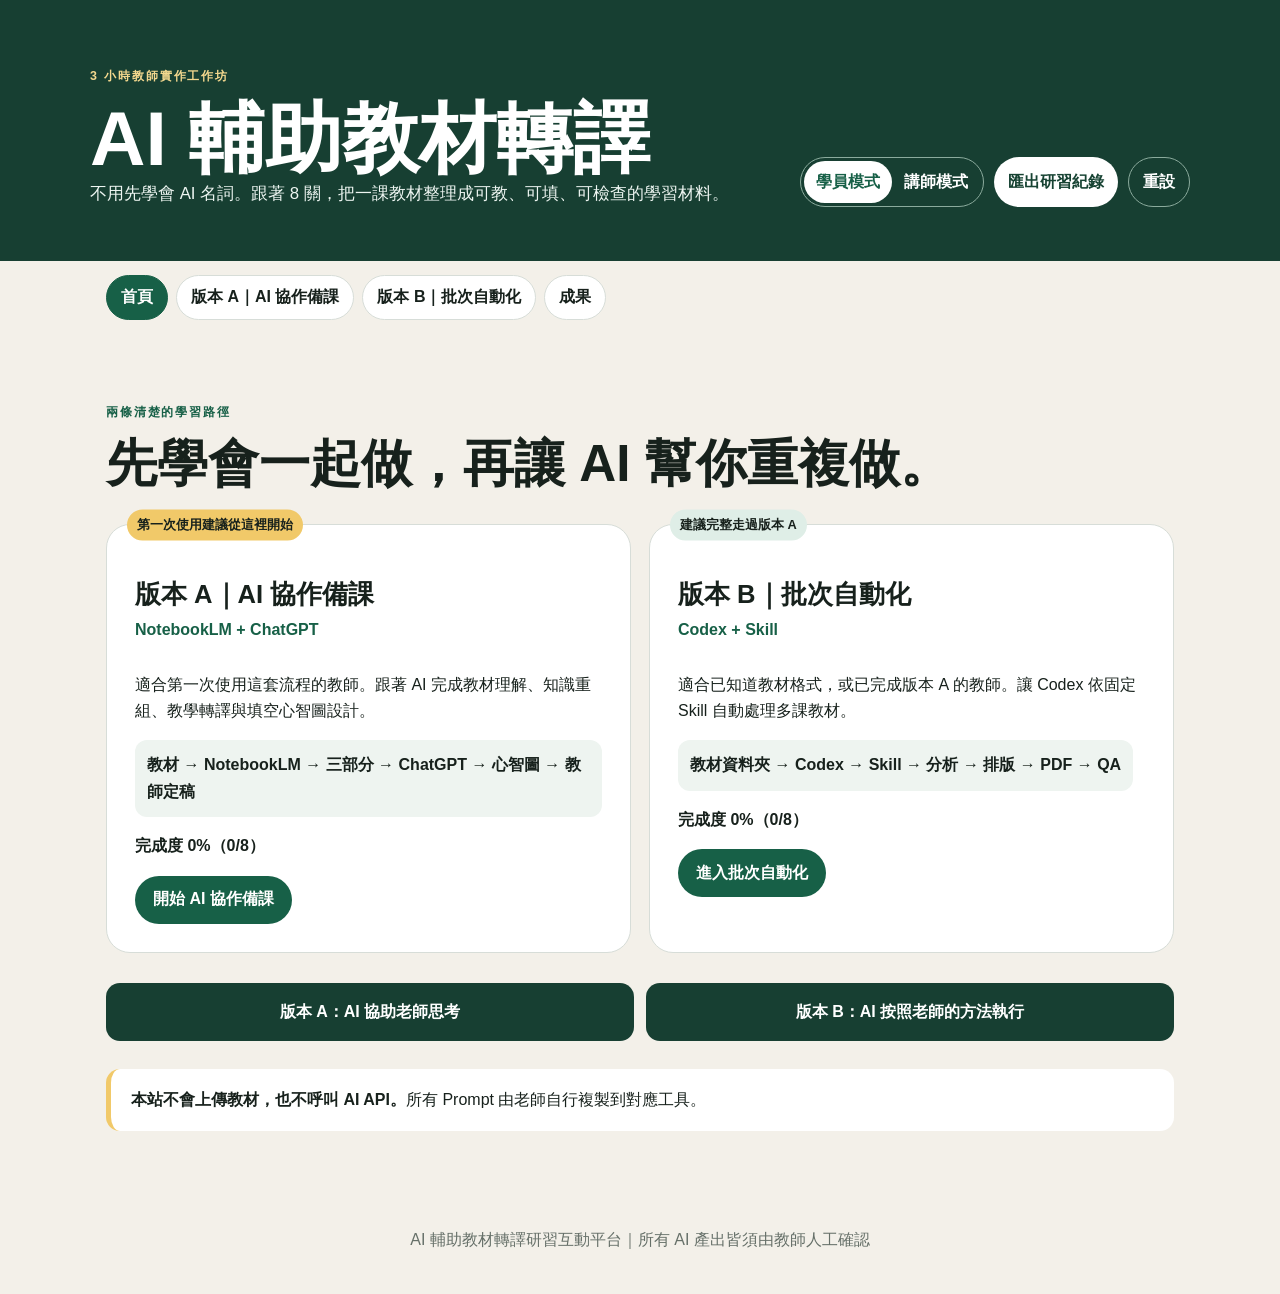
<file: index.html>
<!doctype html>
<html lang="zh-Hant">
<head>
  <meta charset="utf-8"><meta name="viewport" content="width=device-width,initial-scale=1">
  <meta name="description" content="AI 輔助教材轉譯教師研習互動平台">
  <title>AI 輔助教材轉譯｜教師研習互動平台</title><link rel="icon" href="data:,"><link rel="stylesheet" href="./styles.css">
</head>
<body>
<header class="topbar"><div><p class="eyebrow">3 小時教師實作工作坊</p><h1>AI 輔助教材轉譯</h1><p class="subtitle">不用先學會 AI 名詞。跟著 8 關，把一課教材整理成可教、可填、可檢查的學習材料。</p></div><div class="top-actions"><div class="mode-switch"><button class="mode-btn active" data-mode="learner">學員模式</button><button class="mode-btn" data-mode="instructor">講師模式</button></div><button id="exportNotes" class="btn">匯出研習紀錄</button><button id="resetAll" class="btn subtle">重設</button></div></header>
<nav class="main-nav" aria-label="主導覽"><button data-view-target="home">首頁</button><button data-view-target="a">版本 A｜AI 協作備課</button><button data-view-target="b">版本 B｜批次自動化</button><button data-view-target="results">成果</button></nav>
<section class="dashboard"><div class="progress-card"><div class="progress-head"><div><span class="label">全課進度</span><strong id="progressText">0%</strong></div><span id="missionCount">0 / 8 關</span></div><div class="track" role="progressbar" aria-valuemin="0" aria-valuemax="100"><div id="bar"></div></div></div><div class="current-card"><span class="label">目前所在關卡</span><strong id="currentMission">關卡 0</strong><span id="suggestedTime">建議 10 分鐘</span></div><div class="timer-card"><span class="label">本關計時器</span><strong id="timer">00:00</strong><div><button id="timerStart">開始</button><button id="timerPause">暫停</button><button id="timerReset">歸零</button></div></div></section>
<nav class="mission-nav a-nav"><a href="#m0">A0 今日任務</a><a href="#m1">A1 教材來源</a><a href="#m2">A2 理解教材</a><a href="#m3">A3 重組教學</a><a href="#m4">A4 教學轉譯</a><a href="#m5">A5 心智圖內容</a><a href="#m6">A6 檢查定稿</a><a href="#m7">A7 心智圖成品</a><a href="#success-template">成功樣板</a></nav>
<nav class="mission-nav b-nav"><a href="#b0">B0 自動化</a><a href="#b1">B1 專案資料夾</a><a href="./project-folders.html">B1-02 資料夾與 Skill 規則</a><a href="#b2">B2 Skill</a><a href="#b3">B3 放入教材</a><a href="#b4">B4 批次指令</a><a href="#b5">B5 執行流程</a><a href="#b6">B6 查看成果</a><a href="#b7">B7 教師驗收</a></nav>
<main>
<section class="welcome" data-view="home"><p class="eyebrow dark">兩條清楚的學習路徑</p><h2>先學會一起做，再讓 AI 幫你重複做。</h2><div class="version-cards"><article><span class="recommend">第一次使用建議從這裡開始</span><h3>版本 A｜AI 協作備課</h3><h4>NotebookLM + ChatGPT</h4><p>適合第一次使用這套流程的教師。跟著 AI 完成教材理解、知識重組、教學轉譯與填空心智圖設計。</p><div class="mini-flow">教材 → NotebookLM → 三部分 → ChatGPT → 心智圖 → 教師定稿</div><strong id="homeProgressA">完成度 0%</strong><button data-view-target="a">開始 AI 協作備課</button></article><article><span class="recommend muted">建議完整走過版本 A</span><h3>版本 B｜批次自動化</h3><h4>Codex + Skill</h4><p>適合已知道教材格式，或已完成版本 A 的教師。讓 Codex 依固定 Skill 自動處理多課教材。</p><div class="mini-flow">教材資料夾 → Codex → Skill → 分析 → 排版 → PDF → QA</div><strong id="homeProgressB">完成度 0%</strong><button data-view-target="b">進入批次自動化</button></article></div><div class="version-relation"><b>版本 A：AI 協助老師思考</b><b>版本 B：AI 按照老師的方法執行</b></div><div class="plain-note"><strong>本站不會上傳教材，也不呼叫 AI API。</strong>所有 Prompt 由老師自行複製到對應工具。</div></section>

<section class="mission version-a" id="m0" data-view="a" data-version="A" data-mission="0" data-time="10" data-title="今天要完成什麼">
<div class="mission-title"><div><span class="mission-no">關卡 0｜建議 10 分鐘</span><h2>理解工作流</h2></div><label class="complete"><input type="checkbox" class="mission-check"> 完成本關</label></div>
<div class="mission-grid"><article><h3>本關目標</h3><p>知道工具角色，避免直接叫 AI 自由做學習單。</p></article><article><h3>老師現在要做什麼</h3><p>選定今天要處理的一課，說出工作順序。</p></article></div>
<div class="operation"><h3>第一次操作 ChatGPT</h3><ol><li>開啟 ChatGPT。</li><li>建立新的對話。</li><li>複製網站提供的暖身 Prompt。</li><li>ChatGPT 問一題，老師回答一題。</li><li>完成下方「今日任務卡」。</li></ol></div>
<div class="task-card"><h3>今日任務卡</h3><div class="field-grid"><label>任教年級<input data-field="grade" placeholder="例如：八年級"></label><label>科目<input data-field="subject" placeholder="例如：社會"></label><label>今天處理的課次／單元<input data-field="lesson" placeholder="例如：第 4 課"></label><label>希望學生最後能理解或做到什麼<textarea data-note="learningGoal" placeholder="用一句話寫下今日教學目標"></textarea></label></div></div>
<div class="steps"><div><b>01</b><p><strong>選一課</strong><br>不要一次處理整冊。</p></div><div><b>02</b><p><strong>分角色</strong><br>NotebookLM 找依據；ChatGPT 轉譯；老師決定。</p></div><div><b>03</b><p><strong>記順序</strong><br>先正確、再易懂、最後固定流程。</p></div></div>
<div class="prompt"><div class="prompt-head"><strong>暖身 Prompt（ChatGPT）</strong><button class="copy" data-target="p0">複製 Prompt</button></div><pre id="p0">我是第一次使用 AI 協助備課的老師。請逐一問我任教年級、科目、今天要處理的課次，以及希望學生最後學會什麼。一次只問一題，不要先替我設計課程。</pre></div>
<div class="plain-note"><strong>提醒：</strong>建議不要關閉這個 ChatGPT 對話，關卡 4～6 還會回來繼續使用。</div><div class="judgement"><h3>老師需要人工判斷</h3><p>教材與課次是否適合今天完成；AI 建議不能代替教學專業。</p></div><div class="activity"><h3>過關條件</h3><label><input class="task-check" type="checkbox"> 已選定一課。</label><label><input class="task-check" type="checkbox"> 能說出三方角色。</label></div><div class="result-box"><h3>本關成果</h3><p>完成一張今日備課任務卡。</p><textarea data-note="m0" placeholder="其他備課提醒…"></textarea></div><div class="instructor-only"><h3>講師提醒</h3><p><b>示範：</b>比較自由生成與依據教材的差異。<br><b>卡關：</b>若選整冊，協助縮小到一課。</p></div></section>

<section class="tool-handoff"><span>第一階段完成</span><h2>ChatGPT ✓ 已確認今天要做什麼</h2><div class="handoff-arrow">↓</div><span>現在換工具</span><h2>NotebookLM ● 開始處理教材本身</h2><p>ChatGPT 剛才只幫我們確認任務。接下來不要讓 ChatGPT 猜教材，我們改用 NotebookLM 讀取教材來源。</p><a class="tool-button" href="https://notebooklm.google.com/" target="_blank" rel="noopener noreferrer">開啟 NotebookLM ↗</a></section>

<section class="mission version-a" id="m1" data-view="a" data-version="A" data-mission="1" data-time="15" data-title="建立教材來源">
<div class="mission-title"><div><span class="mission-no">關卡 1｜建議 15 分鐘</span><h2>上傳教材</h2></div><label class="complete"><input class="mission-check" type="checkbox"> 完成本關</label></div>
<div class="mission-grid"><article><h3>本關目標</h3><p>在 NotebookLM 建立只含本課可信來源的筆記本。</p></article><article><h3>老師現在要做什麼</h3><p>建立 Notebook，加入本課課本或教師手冊並確認可讀。</p></article></div>
<div class="operation"><h3>操作步驟</h3><ol><li>開啟 NotebookLM。</li><li>建立新的 Notebook。</li><li>依「科目＿年級＿課次」命名，例如「社會＿八年級＿第4課」。</li><li>新增教材來源。</li><li>確認來源能正常讀取。</li></ol><p><strong>這一關只確認來源，不進行完整教材分析。</strong></p></div>
<div class="prompt"><div class="prompt-head"><strong>來源確認 Prompt（NotebookLM）</strong><button class="copy" data-target="p1">複製 Prompt</button></div><pre id="p1">請只根據目前來源，列出：1. 能辨識的教材名稱與課名；2. 本課涵蓋的頁面或章節；3. 無法讀取、文字不清楚或來源不足之處。不要分析課程，也不要補充來源外資訊。</pre></div>
<div class="judgement"><h3>老師需要人工判斷</h3><p>檔案版本是否正確、是否含不宜上傳的個資、頁面是否完整。</p></div><div class="activity"><h3>過關條件</h3><label><input class="task-check" type="checkbox"> 已建立只處理一課的 Notebook。</label><label><input class="task-check" type="checkbox"> 已確認教材範圍。</label><label><input class="task-check" type="checkbox"> 已移除不必要個資。</label></div><div class="result-box"><h3>本關成果</h3><p>來源可追溯、範圍清楚的教材筆記本。</p><textarea data-note="m1" placeholder="Notebook 名稱、教材範圍與待處理問題…"></textarea></div><div class="instructor-only"><h3>講師提醒</h3><p><b>示範：</b>建立 Notebook 與確認來源。<br><b>卡關：</b>掃描檔讀不到時，換清楚 PDF 或縮小範圍。</p></div></section>

<section class="mission version-a" id="m2" data-view="a" data-version="A" data-mission="2" data-time="20" data-title="理解教材">
<div class="mission-title"><div><span class="mission-no">關卡 2｜建議 20 分鐘</span><h2>找出這一課真正要教什麼</h2></div><label class="complete"><input class="mission-check" type="checkbox"> 完成本關</label></div>
<div class="mission-grid"><article><h3>本關目標</h3><p>找出核心問題、主要重點、關鍵詞與教材例子。</p></article><article><h3>老師現在要做什麼</h3><p>請 NotebookLM 分析，再回教材核對至少三項。</p></article></div>
<div class="steps"><div><b>01</b><p><strong>取得分析</strong><br>貼上 Prompt。</p></div><div><b>02</b><p><strong>回看教材</strong><br>找到對應位置。</p></div><div><b>03</b><p><strong>標記疑點</strong><br>記錄錯誤與遺漏。</p></div></div>
<div class="prompt"><div class="prompt-head"><strong>教材核心 Prompt（NotebookLM）</strong><button class="copy" data-target="p2">複製 Prompt</button></div><pre id="p2">請只根據本課教材整理：1. 課名與核心問題；2. 學生學完最需要理解或做到的事；3. 3～5 個主要重點；4. 核心概念、關鍵詞與教材例子；5. 各重點的來源位置或核對線索。不要依頁面順序摘要；沒有明確提供的內容標示「教材未明確提供」。</pre></div>
<div class="judgement"><h3>老師需要人工判斷</h3><p>核心問題是否符合課綱與班級需求；重點是否真的值得教。</p></div><div class="activity"><h3>過關條件</h3><label><input class="task-check" type="checkbox"> 已取得核心問題與 3～5 個重點。</label><label><input class="task-check" type="checkbox"> 已核對至少三項來源。</label><label><input class="task-check" type="checkbox"> 已標記疑點。</label></div><div class="result-box"><h3>本關成果</h3><p>經教師核對的教材分析。</p><textarea data-note="m2" placeholder="核心問題、主要重點、關鍵詞與例子…"></textarea></div><div class="instructor-only"><h3>講師提醒</h3><p><b>示範：</b>教材與回答並排核對。<br><b>卡關：</b>若只得到摘要，追問學生真正要理解的關係。</p></div></section>

<section class="mission version-a" id="m3" data-view="a" data-version="A" data-mission="3" data-time="20" data-title="重新組織教學">
<div class="mission-title"><div><span class="mission-no">關卡 3｜建議 25 分鐘</span><h2>重組三個教學部分</h2></div><label class="complete"><input class="mission-check" type="checkbox"> 完成本關</label></div>
<div class="mission-grid"><article><h3>本關目標</h3><p>把教材重點排成學生容易理解的三部分。</p></article><article><h3>老師現在要做什麼</h3><p>選擇知識邏輯，命名三部分並說明關係。</p></article></div>
<div class="steps"><div><b>01</b><p><strong>選邏輯</strong><br>因果、順序、比較等。</p></div><div><b>02</b><p><strong>分三部分</strong><br>各有一個任務。</p></div><div><b>03</b><p><strong>檢查連接</strong><br>說明學習順序。</p></div></div><div class="chips"><span>時間發展</span><span>因果關係</span><span>問題→解決</span><span>原因→過程→結果</span></div>
<div class="prompt"><div class="prompt-head"><strong>重組 Prompt（NotebookLM）</strong><button class="copy" data-target="p3">複製 Prompt</button></div><pre id="p3">請根據前述教材分析重組為三個教學部分。每部分包含暫定標題、核心問題、核心概念、3～5 個次要重點、教材例子與關鍵詞。三部分須呈現遞進、因果、比較或整體關係；最後用「部分一 → 部分二 → 部分三」說明順序。不得加入教材外資訊。</pre></div>
<div class="three-modules"><article><span>教學部分一</span><input data-field="mod1" placeholder="標題"><textarea data-note="mod1d" placeholder="概念、重點、例子"></textarea></article><article><span>教學部分二</span><input data-field="mod2" placeholder="標題"><textarea data-note="mod2d" placeholder="概念、重點、例子"></textarea></article><article><span>教學部分三</span><input data-field="mod3" placeholder="標題"><textarea data-note="mod3d" placeholder="概念、重點、例子"></textarea></article></div>
<div class="judgement"><h3>老師需要人工判斷</h3><p>是否涵蓋核心目標、份量平衡、順序符合學生先備知識。</p></div><div class="activity"><h3>過關條件</h3><label><input class="task-check" type="checkbox"> 三部分各有明確任務與依據。</label><label><input class="task-check" type="checkbox"> 能說明先後關係。</label></div><div class="result-box"><h3>本關成果</h3><p>三部分知識架構。</p><textarea data-note="m3relation" placeholder="部分一 → 部分二 → 部分三的關係…"></textarea></div><div class="instructor-only"><h3>講師提醒</h3><p><b>示範：</b>同一教材可有不同合理組法。<br><b>卡關：</b>不要按頁數切三段，先說關係再命名。</p></div></section>

<section class="tool-handoff major"><span>NotebookLM 教材分析完成</span><h2>你現在應該已經有</h2><div class="handoff-checks"><span>✓ 課名與核心問題</span><span>✓ 3～5 個主要重點</span><span>✓ 三個教學部分</span><span>✓ 各部分核心概念</span><span>✓ 教材例子</span><span>✓ 三部分先後關係</span><span>✓ 待確認事項</span></div><div class="handoff-flow"><b>複製確認後的分析結果</b><i>↓</i><b>切換到 ChatGPT</b><i>↓</i><b>開始處理：這些內容怎麼說，學生比較容易懂？</b></div><a class="tool-button" href="https://chatgpt.com/" target="_blank" rel="noopener noreferrer">開啟 ChatGPT ↗</a></section>

<section class="break"><strong>休息 10 分鐘</strong><span>回來後，把「教材正確」轉成「學生看得懂」。</span></section>

<section class="mission featured version-a" id="m4" data-view="a" data-version="A" data-mission="4" data-time="25" data-title="教學轉譯">
<div class="mission-title"><div><span class="mission-no">關卡 4｜建議 30 分鐘</span><h2>ChatGPT 教學轉譯</h2></div><label class="complete"><input class="mission-check" type="checkbox"> 完成本關</label></div>
<div class="mission-grid"><article><h3>本關目標</h3><p>不改變知識，改成學生易懂的語言。</p></article><article><h3>老師現在要做什麼</h3><p>貼 NotebookLM 結果、送完整 Prompt、人工檢查，再至少追問一次。</p></article></div>
<div class="transfer-box"><h3>從 NotebookLM 複製哪些內容？</h3><ol><li>課名與核心問題</li><li>經核對的 3～5 個主要重點</li><li>三個教學部分的標題、概念、重點與教材例子</li><li>三部分先後關係</li><li>「教材未明確提供」與待確認處</li></ol><p>不要只貼摘要，也不要貼不必要的學生個資。</p></div>
<div class="operation"><h3>第一次正式使用 ChatGPT 做教學轉譯</h3><ol><li>回到關卡 0 使用的 ChatGPT 對話；若已關閉，也可建立新對話。</li><li>先貼上 NotebookLM 確認後的分析結果。</li><li>再貼上「第一次完整 Prompt」。</li><li>按送出。</li><li>先閱讀，不要直接接受。</li><li>檢查：教材正確、難度合適、三部分關係保留、沒有新增內容、學生看得懂。</li><li>一定挑一個不滿意之處追問一次。</li><li>比較第一次與第二次結果。</li><li>由老師決定最後採用版本。</li></ol></div>
<div class="steps"><div><b>01</b><p><strong>第一次產出</strong><br>貼完整 Prompt。</p></div><div><b>02</b><p><strong>老師檢查</strong><br>對照原教材。</p></div><div><b>03</b><p><strong>至少追問一次</strong><br>指出具體問題。</p></div></div>
<div class="prompt"><div class="prompt-head"><strong>第一次完整 Prompt（ChatGPT）</strong><button class="copy" data-target="p4">複製 Prompt</button></div><pre id="p4">你是協助教師改寫教學語言的助手。以下是 NotebookLM 依教材整理且由我初步核對的結果。

請在不增加教材外資訊、不改變三部分知識邏輯下，依序輸出：
1. 課名與學生版核心問題。
2. 三個教學部分；各含問題式標題、1～2 句核心概念、能看出因果／比較／順序／分類的短句、教材例子、1 句統整句。
3. 每部分的心智圖關鍵詞。
4. 「需要老師確認」清單。

規則：保留三部分與先後關係；不用未解釋術語；不自行補充背景、例子或結論；資訊不足寫「教材未明確提供」；用詞符合【填入年級】。

【貼上課名、核心問題、主要重點、三部分、部分關係與待確認處】</pre></div>
<div class="prompt followup"><div class="prompt-head"><strong>追問範例（至少選一個）</strong><button class="copy" data-target="p4b">複製追問</button></div><pre id="p4b">請修正剛才版本：
1.「【貼上句子】」對【年級】仍太抽象，請拆成兩句但保留原意。
2.「【貼上內容】」在我提供的教材結果中找不到，請刪除，不要補足。
3. 讓部分二與部分三的因果關係更清楚，並列出改了哪些句子。
修正後再次列出「需要老師確認」清單。</pre></div>
<div class="decision-fields"><label>我這次要求 ChatGPT 修改的是：<textarea data-note="m4request" placeholder="例如：部分二用詞太抽象，請改成短句…"></textarea></label><label>最後我決定保留的版本／理由：<textarea data-note="m4decision" placeholder="記下採用版本與教師判斷理由…"></textarea></label></div><div class="judgement"><h3>老師需要人工判斷</h3><p>逐句查正確性、難度、關係與教材外資訊。<strong>ChatGPT 提供草稿；教師決定定稿。</strong></p></div><div class="activity"><h3>過關條件</h3><label><input class="task-check" type="checkbox"> 已完整貼入指定內容。</label><label><input class="task-check" type="checkbox"> 已人工檢查第一次回答。</label><label><input class="task-check" type="checkbox"> 已至少追問一次。</label><label><input class="task-check" type="checkbox"> 已由我決定最後版本。</label></div><div class="result-box"><h3>本關成果</h3><p>經追問、檢查與定稿的學生版教學語言。</p><textarea data-note="m4" placeholder="最後採用版本或修正重點…"></textarea></div><div class="instructor-only"><h3>講師提醒</h3><p><b>示範：</b>找出過難句或教材外資訊並追問。<br><b>卡關：</b>第一次回答不是定稿，追問後才能過關。</p></div></section>

<section class="mission version-a" id="m5" data-view="a" data-version="A" data-mission="5" data-time="25" data-title="設計學生填空心智圖內容">
<div class="mission-title"><div><span class="mission-no">關卡 5｜建議 30 分鐘</span><h2>設計學生填空心智圖內容</h2><p class="mission-subtitle">這一關先決定心智圖裡要放什麼，不先處理美術排版。</p></div><label class="complete"><input class="mission-check" type="checkbox"> 完成本關</label></div>
<div class="mission-grid"><article><h3>本關目標</h3><p>做出能從教材或脈絡推論的填空架構。</p></article><article><h3>老師現在要做什麼</h3><p>把關卡 4 定稿貼給 ChatGPT，產生學生版與答案表。</p></article></div>
<div class="steps"><div><b>01</b><p><strong>貼定稿</strong><br>只用確認版本。</p></div><div><b>02</b><p><strong>產生填空</strong><br>8～12 格並編號。</p></div><div><b>03</b><p><strong>試填</strong><br>遮答案走一次。</p></div></div>
<div class="prompt"><div class="prompt-head"><strong>心智圖 Prompt（ChatGPT）</strong><button class="copy" data-target="p5">複製 Prompt</button></div><pre id="p5">請只根據我貼上的教師定稿，設計「學生版填空心智圖」文字架構：中心為課名與核心問題；三主分支對應三個教學部分。各含核心概念、2～4 個次概念、教材例子與統整句。全課設計 8～12 個可從教材或上下文推論的填空，以 B01、B02…編號；另列完全對應的教師答案表。不得加入新內容。

【貼上關卡 4 教師定稿】</pre></div>
<div class="mini-task"><h3>學生試填</h3><p>請遮住教師答案，自己試填其中至少 3 格，確認提示真的足夠。</p></div><div class="judgement"><h3>老師需要人工判斷</h3><p>挖空是否檢查理解、提示是否足夠、答案是否合理、學生版是否露出答案。</p></div><div class="activity"><h3>過關條件</h3><label><input class="task-check" type="checkbox"> 共 8～12 格且可推論。</label><label><input class="task-check" type="checkbox"> 三分支與關卡 3 對應。</label><label><input class="task-check" type="checkbox"> 學生版與答案編號一致。</label><label><input class="task-check" type="checkbox"> 我已遮住答案，試填至少 3 格。</label></div><div class="result-box"><h3>本關成果</h3><p>學生版填空心智圖內容稿＋教師答案表。</p><textarea data-note="m5" placeholder="填空編號、需調整處或完成版本…"></textarea></div><div class="instructor-only"><h3>講師提醒</h3><p><b>示範：</b>比較猜字與從關係推論。<br><b>卡關：</b>別挖太多名詞，優先因果、順序與核心概念。</p></div></section>

<section class="break"><strong>休息 10 分鐘</strong><span>最後，站回教師角色檢查與定稿。</span></section>

<section class="mission version-a" id="m6" data-view="a" data-version="A" data-mission="6" data-time="15" data-title="教師檢查與定稿">
<div class="mission-title"><div><span class="mission-no">關卡 6｜建議 20 分鐘</span><h2>教師檢查與定稿</h2></div><label class="complete"><input class="mission-check" type="checkbox"> 完成本關</label></div>
<div class="mission-grid"><article><h3>本關目標</h3><p>確認來源、結構、語言、填空與答案一致。</p></article><article><h3>老師現在要做什麼</h3><p>用同一份檢核順序逐項檢查，親自完成定稿。</p></article></div>
<div class="steps"><div><b>01</b><p><strong>查來源</strong><br>重要內容回到教材。</p></div><div><b>02</b><p><strong>查教學</strong><br>難度、順序適合。</p></div><div><b>03</b><p><strong>查一致</strong><br>學生版、答案版相符。</p></div></div>
<div class="transfer-box"><h3>只要準備三份內容</h3><p><b>A.</b> 關卡 4 教師定稿<br><b>B.</b> 關卡 5 學生版<br><b>C.</b> 關卡 5 教師答案表</p></div><div class="prompt"><div class="prompt-head"><strong>輔助檢查 Prompt（ChatGPT）</strong><button class="copy" data-target="p6">複製 Prompt</button></div><pre id="p6">請比較我提供的：
1. 教師定稿
2. 學生版填空心智圖
3. 教師答案表

只列出可能存在的：
- 內容前後不一致
- 教材來源需要再確認
- 學生可能看不懂
- 填空提示不足
- 答案編號錯誤
- 學生版誤露答案

不要直接幫我改。
請用「位置／可能問題／老師要檢查什麼」三欄呈現。

【貼上 A、B、C 三份內容】</pre></div>
<div class="plain-note"><strong>角色分工：</strong>AI 只負責找疑點；老師負責決定與修改。</div><div class="judgement"><h3>老師需要人工判斷</h3><p>正確性、適齡性、敏感內容、答案接受範圍與課堂可行性。</p></div><div class="activity"><h3>過關條件</h3><label><input class="task-check" type="checkbox"> 重要內容可回到教材。</label><label><input class="task-check" type="checkbox"> 三部分、學生版、教師版對應。</label><label><input class="task-check" type="checkbox"> 已人工修改並定稿。</label></div><div class="result-box"><h3>本關成果</h3><p>學生版、教師答案版與教師檢查定稿。</p><textarea data-note="m6" placeholder="最後修改、待確認與教學提醒…"></textarea></div><div class="instructor-only"><h3>講師提醒</h3><p><b>示範：</b>AI 列疑點，老師做決定。<br><b>卡關：</b>不只看錯字，還要查來源、結構、語言、答案。</p></div></section>

<section class="break" data-view="a"><strong>休息 10 分鐘</strong><span>最後，用同一份定稿內容產生兩種心智圖，再由老師做專業選擇。</span></section>

<section class="mission version-a featured" id="m7" data-view="a" data-version="A" data-mission="7" data-time="30" data-title="產生填空心智圖成品">
<div class="mission-title"><div><span class="mission-no">A7｜建議 30 分鐘</span><h2>把內容真的變成「填空心智圖成品」</h2><p class="mission-subtitle">A5 決定心智圖裡放什麼；A7 才把定稿內容轉成真正可看的成果。</p></div><label class="complete"><input class="mission-check" type="checkbox"> 完成本關</label></div>
<div class="dual-tool-guide"><div><span>本關工具 A</span><h3>ChatGPT</h3><p>把已完成的填空內容轉成視覺化心智圖。</p><a class="tool-button" href="https://chatgpt.com/" target="_blank" rel="noopener noreferrer">開啟 ChatGPT ↗</a></div><div><span>本關工具 B</span><h3>NotebookLM</h3><p>依同一份教材來源與定稿內容，建立另一個視覺化版本。</p><a class="tool-button" href="https://notebooklm.google.com/" target="_blank" rel="noopener noreferrer">開啟 NotebookLM ↗</a></div></div>
<div class="plain-note"><strong>比較原則：</strong>ChatGPT 與 NotebookLM 必須使用同一份定稿內容，才有比較意義。</div>
<div class="operation"><h3>Step 1｜準備同一份定稿內容</h3><div class="check-columns"><span>課名與核心問題</span><span>三個教學部分</span><span>各部分核心概念</span><span>2～4 個次要重點</span><span>教材例子</span><span>B01～B12 填空</span><span>教師答案表</span><span>三題「想一想」</span></div><label><input class="task-check" type="checkbox"> 我已準備 A6 的同一份定稿內容。</label></div>
<div class="prompt"><div class="prompt-head"><strong>Step 2｜ChatGPT 心智圖 Prompt</strong><button class="copy" data-target="pA7Chat">複製 Prompt</button></div><pre id="pA7Chat">以下是一份已完成教師檢查的教材內容。請不要重新分析教材，也不要新增內容。

請將它設計成一張「學生版填空心智圖」。

要求：
1. 中心放課名與核心問題。
2. 從中心向外延伸三個主要分支，對應原本三個教學部分。
3. 每個分支包含學生版標題、核心概念、2～4 個次要重點、教材例子、關鍵詞與一句統整句。
4. 保留原本 B01、B02、B03……填空位置。
5. 不顯示教師答案。
6. 一眼可看出三大分支；不要塞入過多文字；使用短句與箭頭表現知識關係。
7. 設計為 A4 橫式、黑白列印清楚、適合國中生閱讀、不依賴顏色理解。
8. 可加入簡單線條圖示，但不要讓裝飾干擾內容。
9. 先輸出：A. 心智圖版面規劃；B. 完整學生版內容；C. 若支援圖片生成，再產生圖像版。

以下是我的定稿內容：
【貼上 A6 定稿】</pre></div>
<div class="activity"><h3>Step 3｜老師檢查 ChatGPT 版本</h3><label><input class="task-check" type="checkbox"> 中心主題與三條分支清楚。</label><label><input class="task-check" type="checkbox"> 填空位置保留且沒有露答案。</label><label><input class="task-check" type="checkbox"> 沒有加入新知識，文字量適合。</label><label><input class="task-check" type="checkbox"> 黑白列印仍可理解。</label></div>
<div class="prompt followup"><div class="prompt-head"><strong>ChatGPT 修正追問</strong><button class="copy" data-target="pA7Follow">複製追問</button></div><pre id="pA7Follow">這張心智圖的文字太多。請不要刪除核心概念、教材例子與填空，把每個節點控制在 15 字以內。三條主要分支必須維持清楚，並保留原本 B01～B12 的填空位置。</pre></div>
<div class="prompt"><div class="prompt-head"><strong>Step 4｜NotebookLM 心智圖 Prompt</strong><button class="copy" data-target="pA7Notebook">複製 Prompt</button></div><pre id="pA7Notebook">請根據目前 Notebook 中的教材來源，以及我提供的已定稿內容，整理成一份「學生版填空心智圖」。請完全依據教材來源，不要加入教材未提供的資訊。

要求：中心為課名＋核心問題；三個主要分支對應原本三個教學部分；各分支包含核心概念、2～4 個重要重點、教材例子、關鍵詞與統整句；保留 B01～B12 填空且不顯示答案；優先呈現因果、順序、比較與分類；內容簡短，適合學生閱讀與筆記。若可產生視覺化心智圖，請以 A4 橫式、黑白列印友善為原則。

以下是已定稿內容：
【貼上 A6 定稿】</pre></div>
<div class="comparison-wrap"><h3>Step 5｜兩個版本並排比較</h3><table class="comparison-table"><thead><tr><th>比較項目</th><th>ChatGPT</th><th>NotebookLM</th></tr></thead><tbody><tr><td>三大分支清楚</td><td><input class="task-check" type="checkbox" aria-label="ChatGPT 三大分支清楚"></td><td><input class="task-check" type="checkbox" aria-label="NotebookLM 三大分支清楚"></td></tr><tr><td>教材依據穩定</td><td><input class="task-check" type="checkbox" aria-label="ChatGPT 教材依據穩定"></td><td><input class="task-check" type="checkbox" aria-label="NotebookLM 教材依據穩定"></td></tr><tr><td>填空位置合理</td><td><input class="task-check" type="checkbox" aria-label="ChatGPT 填空位置合理"></td><td><input class="task-check" type="checkbox" aria-label="NotebookLM 填空位置合理"></td></tr><tr><td>版面容易閱讀</td><td><input class="task-check" type="checkbox" aria-label="ChatGPT 版面容易閱讀"></td><td><input class="task-check" type="checkbox" aria-label="NotebookLM 版面容易閱讀"></td></tr><tr><td>沒有教材外資訊</td><td><input class="task-check" type="checkbox" aria-label="ChatGPT 沒有教材外資訊"></td><td><input class="task-check" type="checkbox" aria-label="NotebookLM 沒有教材外資訊"></td></tr><tr><td>適合黑白列印</td><td><input class="task-check" type="checkbox" aria-label="ChatGPT 適合黑白列印"></td><td><input class="task-check" type="checkbox" aria-label="NotebookLM 適合黑白列印"></td></tr></tbody></table></div>
<fieldset class="final-choice"><legend>我最後想採用</legend><label><input type="radio" name="a7choice" data-choice="ChatGPT 版本"> ChatGPT 版本</label><label><input type="radio" name="a7choice" data-choice="NotebookLM 版本"> NotebookLM 版本</label><label><input type="radio" name="a7choice" data-choice="兩者混合後再修改"> 兩者混合後再修改</label></fieldset>
<div class="judgement"><h3>Step 6｜教師完成最後定稿</h3><p><strong>不是哪個 AI 比較厲害，而是哪一個版本最符合你的學生與教學目的。</strong></p><p>可採用其中一版、取兩邊優點、再請 ChatGPT 修改，或進入 Codex 固定格式輸出。</p></div>
<div class="result-box"><h3>本關成果</h3><p>① ChatGPT 填空心智圖版本　② NotebookLM 版本　③ 比較紀錄　④ 教師選定最終版本</p><textarea data-note="m7comparison" placeholder="記下兩版差異、選擇與最後修改…"></textarea></div>
<div class="activity"><h3>過關條件</h3><label><input class="task-check" type="checkbox"> 已取得 ChatGPT 版本。</label><label><input class="task-check" type="checkbox"> 已取得 NotebookLM 版本。</label><label><input class="task-check" type="checkbox"> 已完成比較並選定最終版本。</label></div>
<div class="instructor-only"><h3>講師提醒</h3><p>確認兩工具使用同一份內容；重點不是競賽，而是教師依學生需求做選擇。</p></div></section>

<section class="success-template" id="success-template" data-view="a"><p class="eyebrow dark">版本 A 完成</p><h2>我的成功樣板</h2><p>你已經知道這套流程為什麼這樣設計，也建立了一套固定方法：</p><div class="template-list"><span>1. 教材怎麼分析</span><span>2. 核心問題怎麼找</span><span>3. 三部分怎麼重組</span><span>4. 學生語言怎麼改寫</span><span>5. 填空怎麼選</span><span>6. 答案怎麼建立</span><span>7. 教材如何檢查</span><span>8. 版面希望怎麼呈現</span></div><div class="plain-note"><strong>版本 B 不是重新發明流程，</strong>而是把版本 A 成功的方法交給 Codex 重複執行。</div><button class="btn primary" data-view-target="b">把這套方法帶到批次自動化</button></section>

<section class="finish" id="finish"><p class="eyebrow dark">成果驗收</p><h2>今天你不是學會三個 AI 工具，而是完成了一次完整的教材轉譯。</h2><div class="outcome-flow"><span>原始教材</span><i>↓</i><span>教材分析</span><i>↓</i><span>三部分知識架構</span><i>↓</i><span>學生版教學語言</span><i>↓</i><span>填空心智圖內容</span><i>↓</i><span>教師答案版</span><i>↓</i><span>教師定稿</span></div><div class="deliverables"><label><input class="result-check" type="checkbox"> 教材分析</label><label><input class="result-check" type="checkbox"> 三部分知識架構</label><label><input class="result-check" type="checkbox"> 學生版教學語言</label><label><input class="result-check" type="checkbox"> 填空心智圖內容</label><label><input class="result-check" type="checkbox"> 教師答案版</label><label><input class="result-check" type="checkbox"> 教師檢查定稿</label></div><div id="completionSummary" class="completion-summary"></div><textarea class="note large" data-note="final" placeholder="研習後的課堂行動…"></textarea><button id="exportNotesBottom" class="btn primary">匯出完整研習紀錄（Markdown）</button></section>
<section class="version-intro" data-view="b"><p class="eyebrow dark">版本 B｜Codex + Skill</p><h2>把成熟的教材轉譯方法批次化</h2><p class="lead">版本 A：AI 協助老師思考。版本 B：AI 按照老師的方法執行。</p><div class="quote">先學會一起做，再讓 AI 幫你重複做。</div></section>

<section class="mission version-b" id="b0" data-view="b" data-version="B" data-mission="0" data-time="10" data-title="理解自動化"><div class="mission-title"><div><span class="mission-no">B0</span><h2>理解自動化</h2></div><label class="complete"><input class="mission-check" type="checkbox"> 完成本關</label></div><div class="compare"><article><h3>版本 A</h3><p>教材 → NotebookLM → ChatGPT → 教師修改 → 完成一課</p></article><article class="good"><h3>版本 B</h3><p>教材資料夾 → Codex → Skill → 多課自動產出</p></article></div><div class="quote">如果第 4、5、6、7 課都做一樣的事，還要每課重新操作嗎？</div><div class="plain-note"><strong>自動化的前提，是先有一套已經成功的工作方法。</strong></div><div class="instructor-only"><h3>講師提醒</h3><p>不要先教 Skill 語法；先連結版本 A 已完成的工作。</p></div></section>

<section class="mission version-b" id="b1" data-view="b" data-version="B" data-mission="1" data-time="15" data-title="建立 Codex 專案資料夾"><div class="mission-title"><div><span class="mission-no">B1</span><h2>建立 Codex 專案資料夾</h2></div><label class="complete"><input class="mission-check" type="checkbox"> 完成本關</label></div><div class="folder-tree"><pre>ai-material-workflow/
├─ materials/                 放原始教材
├─ .skills/
│  └─ analyze-learning-materials/
│     └─ SKILL.md             AI 要遵守的方法
├─ templates/                 心智圖、PDF 版型
└─ output/                    最後成果</pre></div><div class="activity"><label><input class="task-check" type="checkbox"> 我知道四個資料夾各放什麼。</label></div><div class="instructor-only"><h3>講師提醒</h3><p>用「教材櫃、工作說明、版型、成果櫃」解釋資料夾角色。</p></div></section>

<aside class="b-skill-lesson" data-view="b"><div><span>版本 B 延伸教學｜02</span><h2>專案資料夾與 Skill 放置規則</h2><p>完成 B1 的資料夾概念後，先看懂 Skill 為什麼要放在自己的子資料夾，再進入 B2。</p></div><a href="./project-folders.html">開啟 02 教學頁 →</a></aside>

<section class="mission version-b" id="b2" data-view="b" data-version="B" data-mission="2" data-time="15" data-title="準備 Skill"><div class="mission-title"><div><span class="mission-no">B2</span><h2>準備 Skill</h2></div><label class="complete"><input class="mission-check" type="checkbox"> 完成本關</label></div><div class="skill-explain"><p>Skill 不是讓 AI 自由發揮。</p><strong>它把版本 A 驗證成功的流程，寫成 Codex 必須遵守的固定工作說明。</strong></div><div class="check-columns"><span>依據教材來源</span><span>找核心問題與重點</span><span>重組三部分</span><span>轉成學生語言</span><span>設計 8～12 個填空</span><span>建立教師答案</span><span>心智圖版面</span><span>輸出 HTML／PNG／PDF</span><span>執行 QA</span><span>不足資訊不得補充</span></div><div class="plain-note"><strong>若專案已有 Skill：</strong>直接使用 <code>.skills/analyze-learning-materials/SKILL.md</code>，新手不必現場自己寫。</div><div class="activity"><label><input class="task-check" type="checkbox"> Skill 已準備好。</label></div><div class="instructor-only"><h3>講師提醒</h3><p>強調 Skill 來自版本 A，不深入技術語法。</p></div></section>

<section class="mission version-b" id="b3" data-view="b" data-version="B" data-mission="3" data-time="15" data-title="放入教材"><div class="mission-title"><div><span class="mission-no">B3</span><h2>放入教材</h2></div><label class="complete"><input class="mission-check" type="checkbox"> 完成本關</label></div><div class="folder-tree"><pre>materials/
├─ 社會3上課本.pdf
├─ 社會3上教師手冊.pdf
└─ 補充教材.pdf</pre></div><p>可一次放多份教材，也能只處理部分課次。</p><div class="field-grid"><label>起始課次<input data-field="bStart" inputmode="numeric" placeholder="例如：4"></label><label>結束課次<input data-field="bEnd" inputmode="numeric" placeholder="例如：6"></label></div><div class="activity"><label><input class="task-check" type="checkbox"> 已放入教材。</label><label><input class="task-check" type="checkbox"> 已確認教材檔名。</label><label><input class="task-check" type="checkbox"> 已確認起訖課次。</label></div><div class="instructor-only"><h3>講師提醒</h3><p>先示範 2～3 課，不要一次處理整冊。</p></div></section>

<section class="mission version-b featured" id="b4" data-view="b" data-version="B" data-mission="4" data-time="15" data-title="一句指令開始批次處理"><div class="mission-title"><div><span class="mission-no">B4</span><h2>一句指令開始批次處理</h2></div><label class="complete"><input class="mission-check" type="checkbox"> 完成本關</label></div><div class="prompt"><div class="prompt-head"><strong>Codex 批次指令</strong><button class="copy" data-target="pb4">複製 Codex 指令</button></div><pre id="pb4">請使用 analyze-learning-materials Skill，分析 materials 資料夾中的教材。

處理第【起始課次】課至第【結束課次】課。

請依 Skill 定義的教材分析、三部分知識重組、教學轉譯、填空設計、教師答案、心智圖版面、驗證、輸出流程執行。

每課輸出：教材拆解.md、學生版心智圖PROMPT.md、學生版心智圖.html、學生版心智圖.png、學生版心智圖.pdf、教師答案版.html、教師答案版.pdf、檢查報告.md。

輸出到 output/lesson-XX/。教材未明確提供的內容不得自行補充。完成後自動驗證；若教材依據不足、三部分不完整、學生版與答案不一致、學生版露出答案、版面超出或輸出失敗，請先修正後重新產出。

最後只回報：成功處理課次、各課輸出檔案、驗證是否通過、尚需教師確認項目。</pre></div><div class="activity"><label><input class="task-check" type="checkbox"> 已帶入起訖課次。</label><label><input class="task-check" type="checkbox"> 已在 Codex 送出指令。</label></div><div class="instructor-only"><h3>講師提醒</h3><p>先確認資料夾和 Skill，再送出指令。</p></div></section>

<section class="mission version-b" id="b5" data-view="b" data-version="B" data-mission="5" data-time="10" data-title="自動執行流程"><div class="mission-title"><div><span class="mission-no">B5</span><h2>自動執行流程</h2></div><label class="complete"><input class="mission-check" type="checkbox"> 完成本關</label></div><div class="automation-flow"><span>掃描教材</span><i>↓</i><span>辨識課次</span><i>↓</i><span>教材分析</span><i>↓</i><span>三部分重組</span><i>↓</i><span>學生語言</span><i>↓</i><span>填空</span><i>↓</i><span>教師答案</span><i>↓</i><span>HTML</span><i>↓</i><span>PNG</span><i>↓</i><span>PDF</span><i>↓</i><span>QA</span></div><div class="plain-note"><strong>這些就是版本 A 老師剛才親自做過的事情。</strong></div><div class="instructor-only"><h3>講師提醒</h3><p>自動化不是取消教師檢查。</p></div></section>

<section class="mission version-b" id="b6" data-view="b" data-version="B" data-mission="6" data-time="10" data-title="查看批次成果"><div class="mission-title"><div><span class="mission-no">B6</span><h2>查看批次成果</h2></div><label class="complete"><input class="mission-check" type="checkbox"> 完成本關</label></div><div class="folder-tree"><pre>output/
├─ lesson-04/
│  ├─ 教材拆解.md
│  ├─ 學生版心智圖.html
│  ├─ 學生版心智圖.png
│  ├─ 學生版心智圖.pdf
│  ├─ 教師答案版.pdf
│  └─ 檢查報告.md
├─ lesson-05/ ...
└─ lesson-06/ ...</pre></div><div class="plain-note"><strong>正式教學常用：</strong>學生版心智圖.pdf、教師答案版.pdf；其他檔案用來修改、追蹤與驗證。</div><div class="instructor-only"><h3>講師提醒</h3><p>除了 PDF，也要打開檢查報告。</p></div></section>

<section class="mission version-b" id="b7" data-view="b" data-version="B" data-mission="7" data-time="15" data-title="教師批次驗收"><div class="mission-title"><div><span class="mission-no">B7</span><h2>教師批次驗收</h2></div><label class="complete"><input class="mission-check" type="checkbox"> 完成本關</label></div><div class="check-columns"><span><b>教材依據</b><br>概念、案例來自教材</span><span><b>學生版</b><br>三分支、填空、無露答</span><span><b>教師版</b><br>答案編號一致且完整</span><span><b>版面</b><br>PDF 無截字、黑白可辨</span></div><div class="activity"><h3>依課次驗收</h3><div id="dynamicLessonChecks"><p>請先在 B3 輸入起始與結束課次。</p></div></div><div class="plain-note"><strong>你已經把同一套流程變成可以批次重複的教學工具。</strong></div><div class="instructor-only"><h3>講師提醒</h3><p>自動化最後仍由教師驗收；示範抽查 2～3 課。</p></div></section>
</main>
<div class="stage-controls"><button id="prevMission">← 上一關</button><span id="stageStatus">關卡 0 / 7</span><button id="nextMission">下一關 →</button></div><div id="toast" class="toast" role="status" aria-live="polite"></div>
<dialog id="passwordDialog" class="password-dialog" aria-labelledby="passwordTitle">
  <form id="passwordForm" method="dialog">
    <h2 id="passwordTitle">進入講師模式</h2>
    <p>請輸入講師密碼。</p>
    <label for="instructorPassword">密碼</label>
    <input id="instructorPassword" type="password" autocomplete="current-password" required>
    <p id="passwordError" class="password-error" role="alert" hidden>密碼錯誤，請重新輸入。</p>
    <div class="dialog-actions"><button id="cancelPassword" type="button" class="dialog-cancel">取消</button><button type="submit" class="dialog-submit">確認</button></div>
  </form>
</dialog>
<footer>AI 輔助教材轉譯研習互動平台｜所有 AI 產出皆須由教師人工確認</footer><script src="./script.js"></script>
</body></html>
</file>
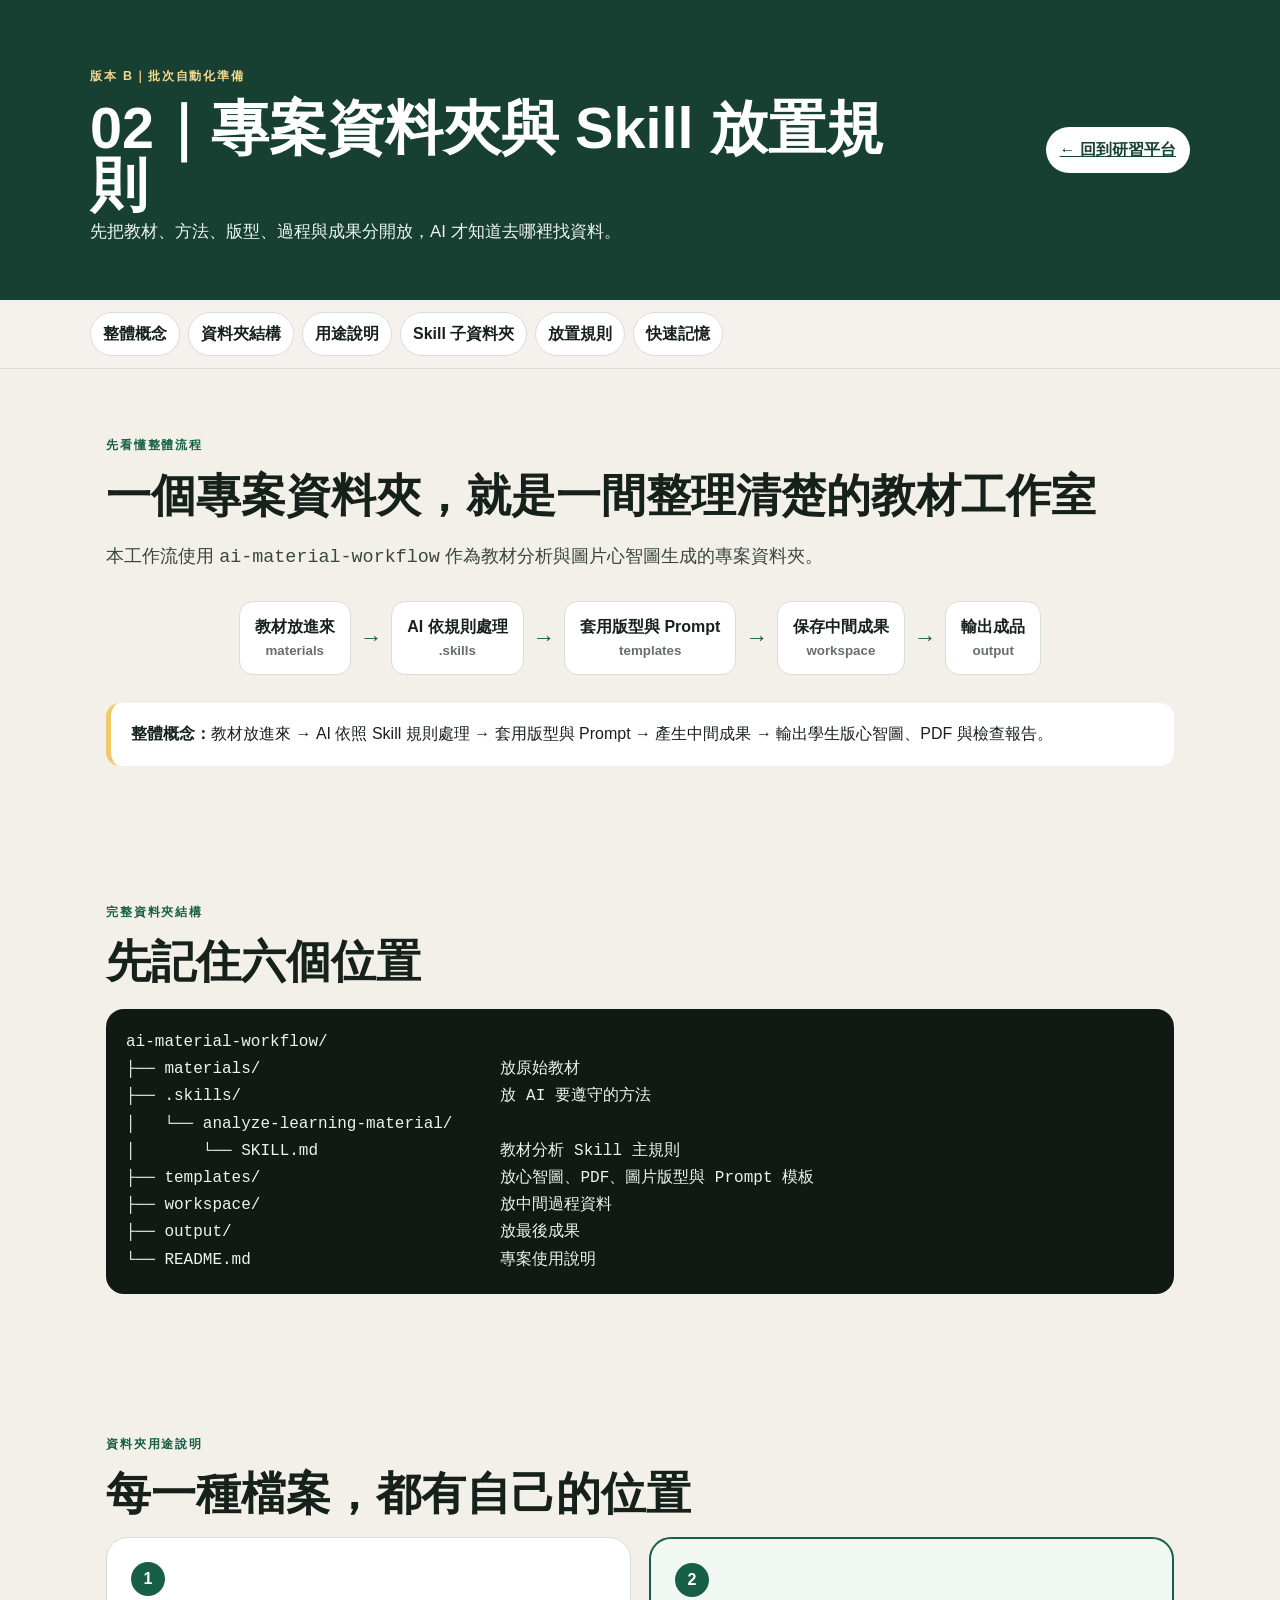
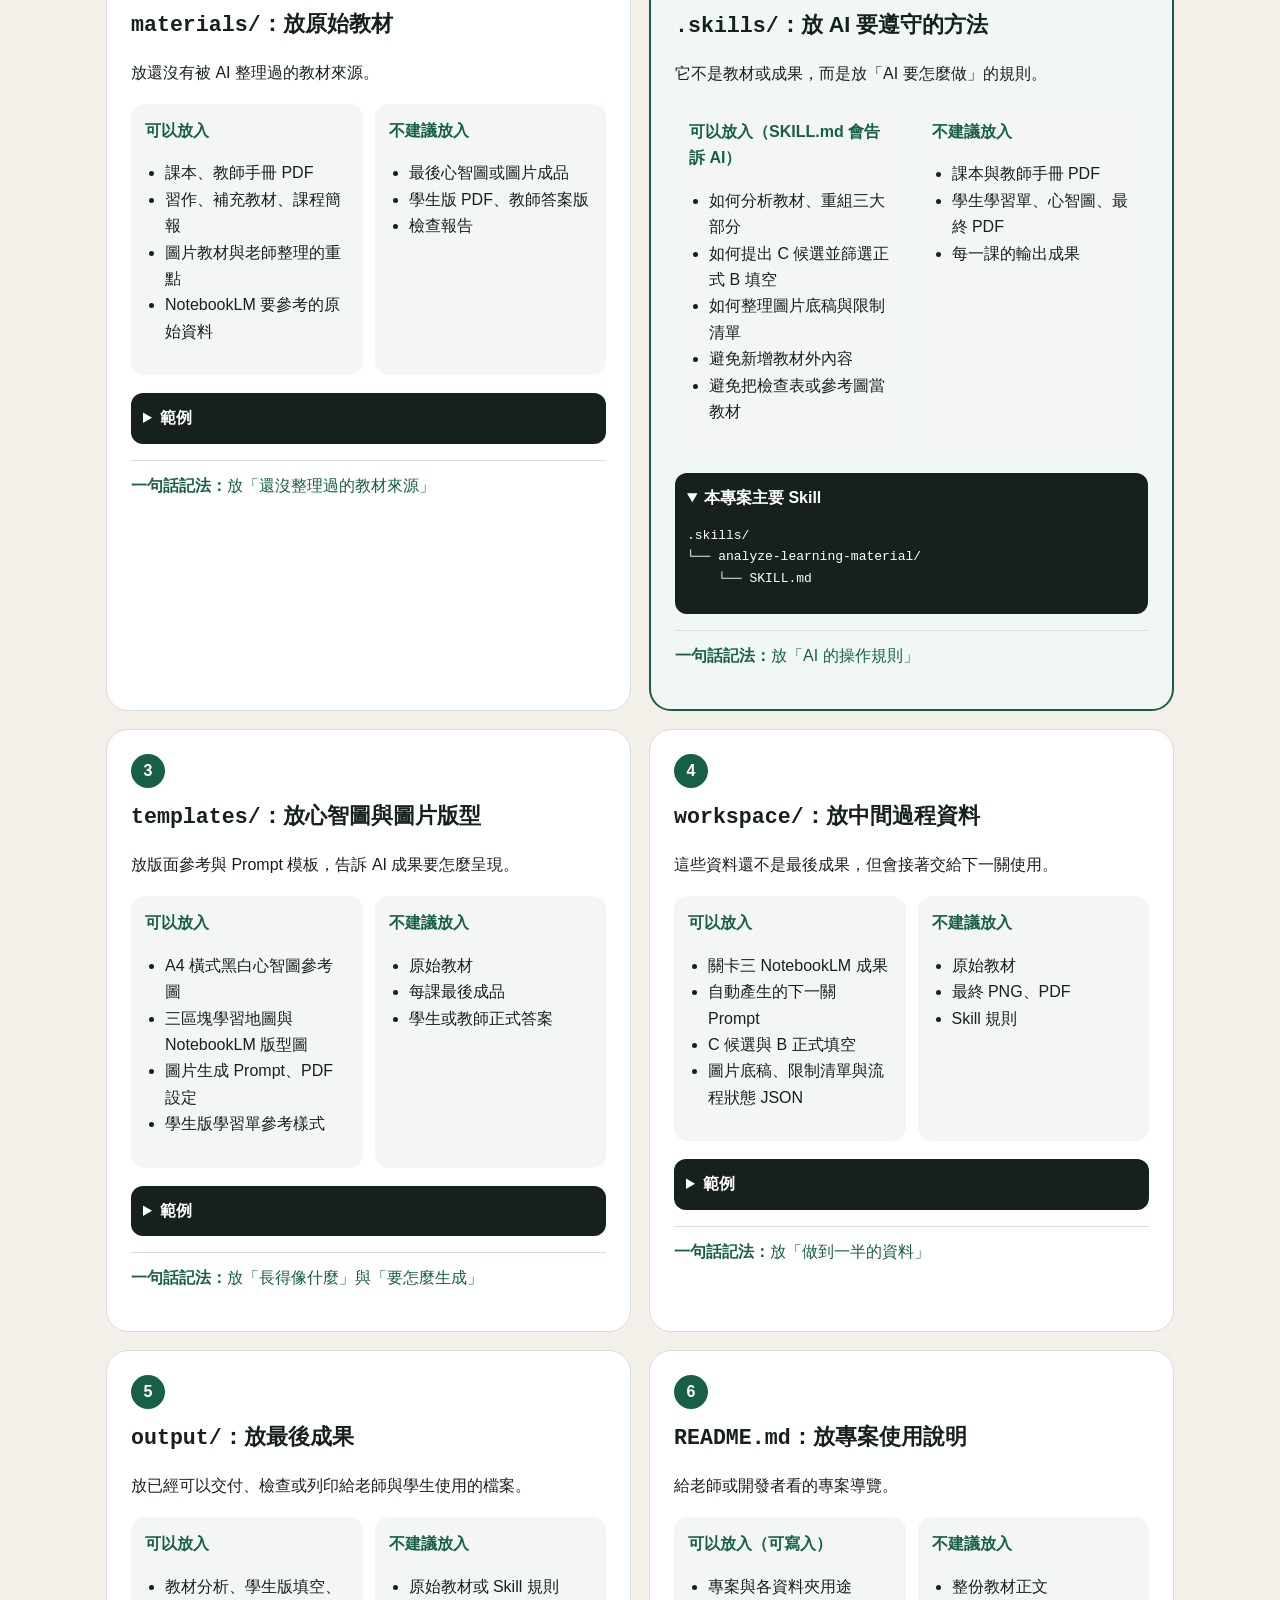
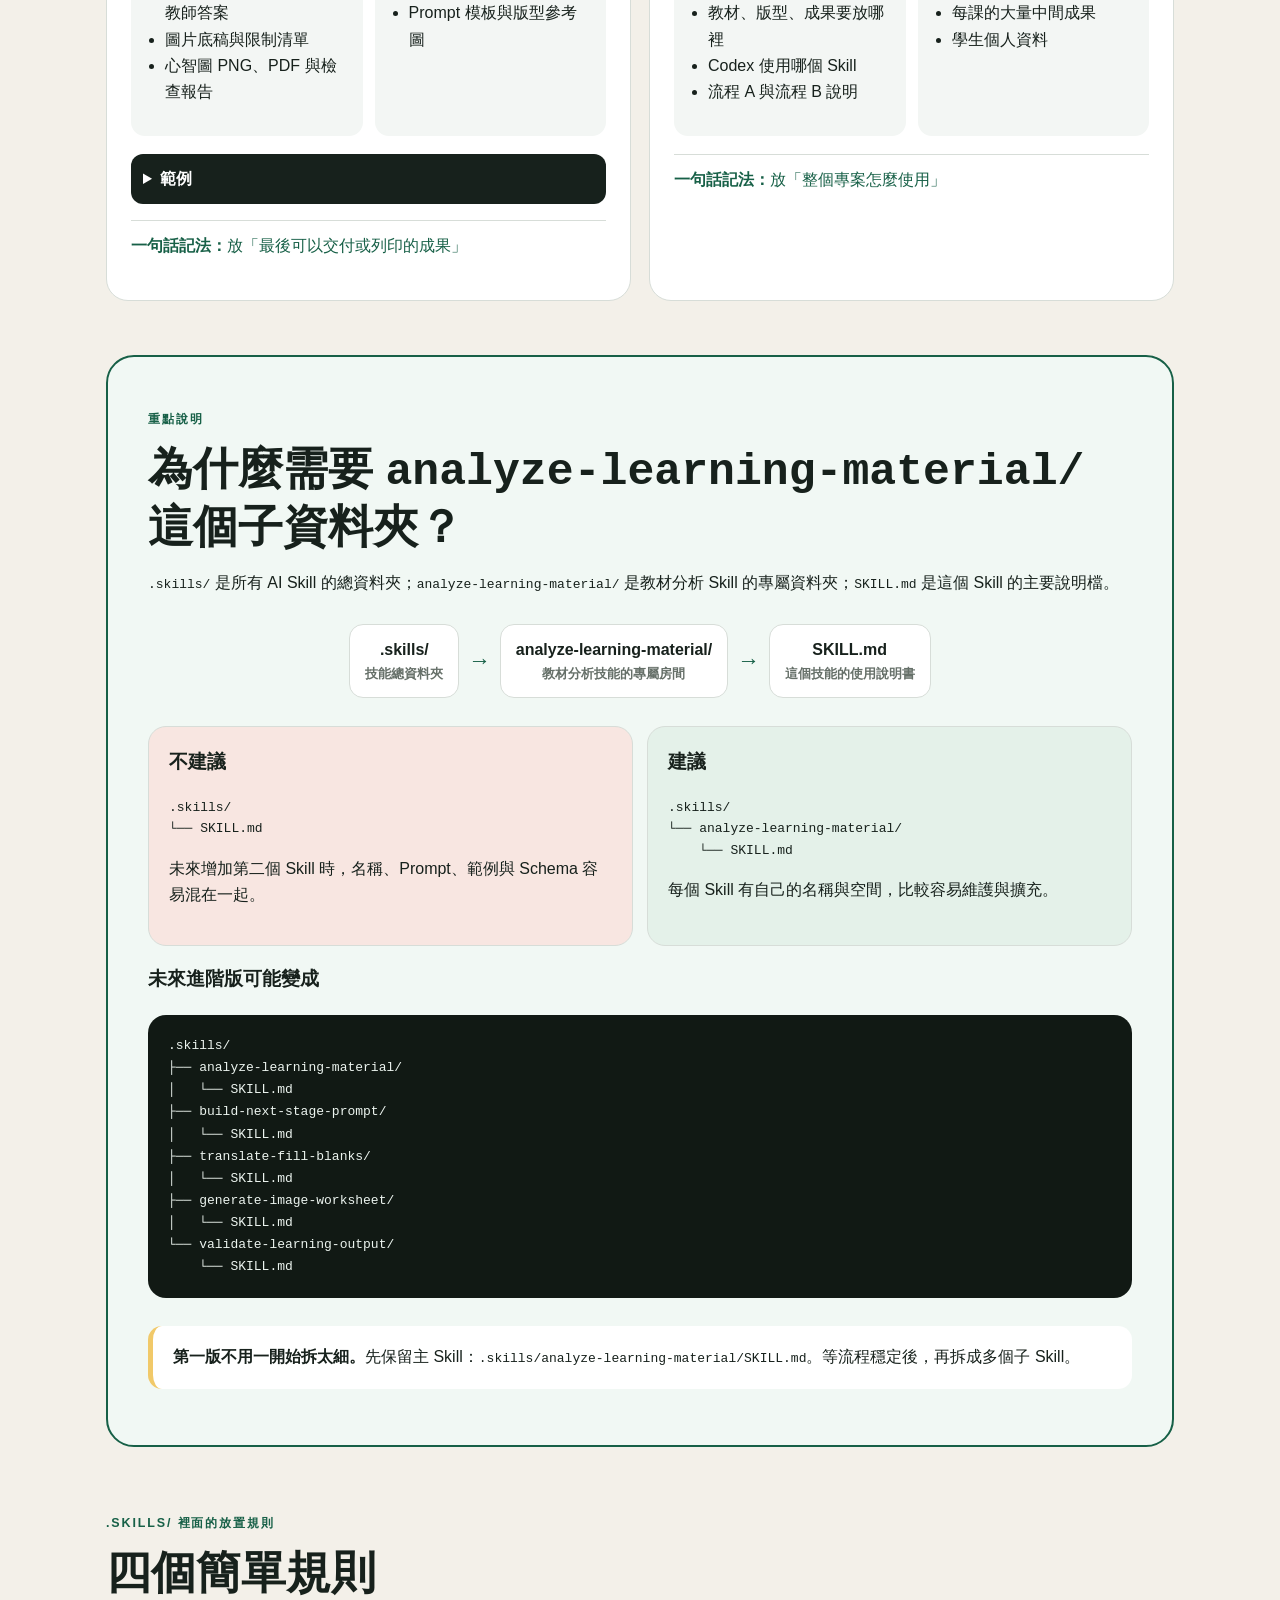
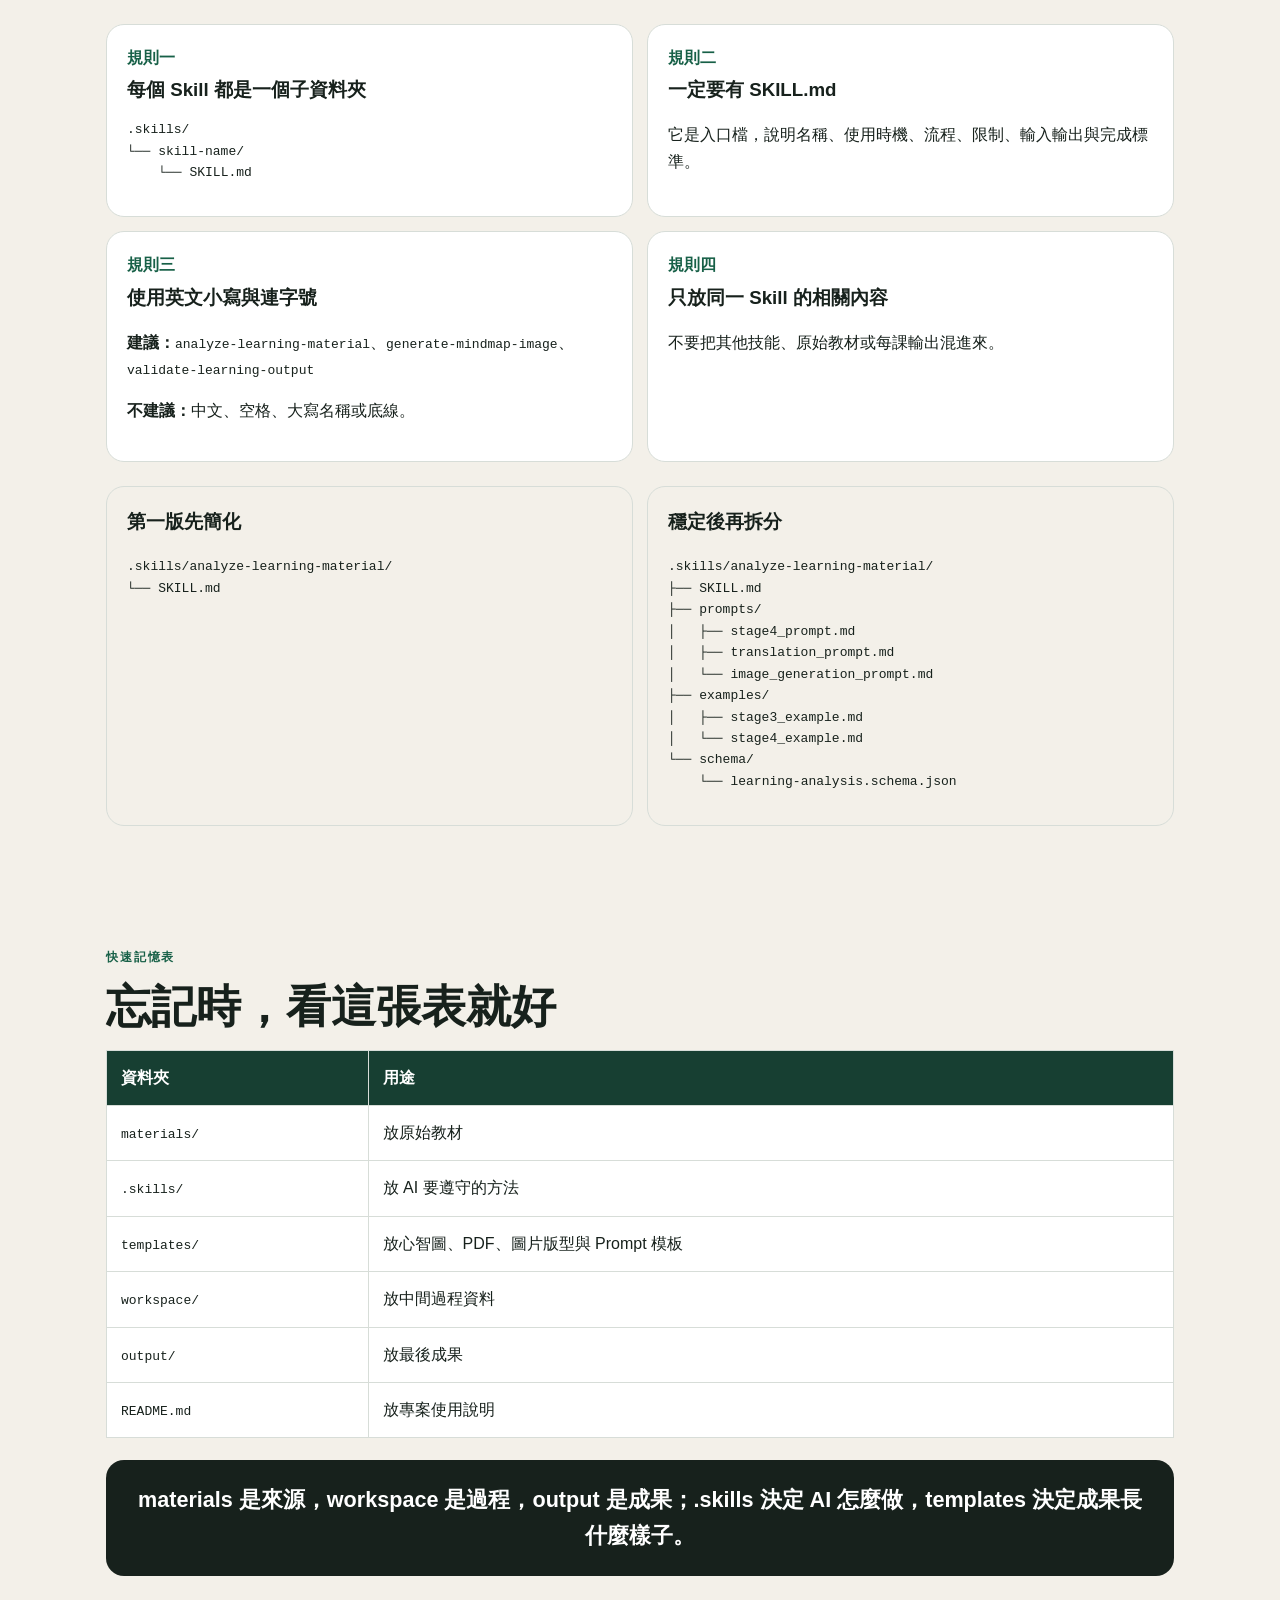
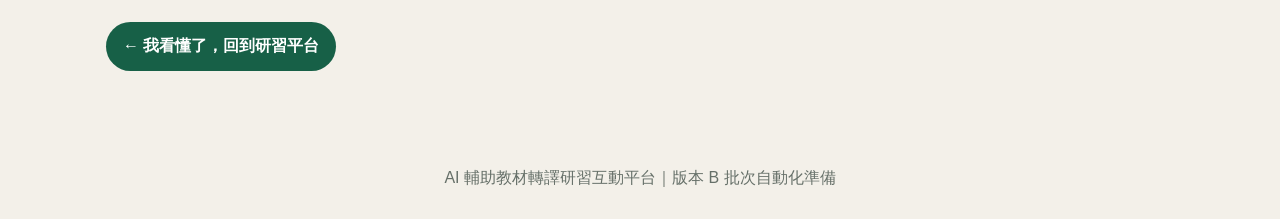
<file: project-folders.html>
<!doctype html>
<html lang="zh-Hant">
<head>
  <meta charset="utf-8"><meta name="viewport" content="width=device-width,initial-scale=1">
  <meta name="description" content="教師容易理解的 AI 教材工作流專案資料夾與 Skill 放置規則">
  <title>02｜專案資料夾與 Skill 放置規則</title><link rel="icon" href="data:,"><link rel="stylesheet" href="./styles.css">
</head>
<body class="lesson-page">
<header class="topbar lesson-topbar"><div><p class="eyebrow">版本 B｜批次自動化準備</p><h1>02｜專案資料夾與 Skill 放置規則</h1><p class="subtitle">先把教材、方法、版型、過程與成果分開放，AI 才知道去哪裡找資料。</p></div><a class="btn" href="./index.html">← 回到研習平台</a></header>
<nav class="lesson-nav" aria-label="本頁導覽"><a href="#overview">整體概念</a><a href="#tree">資料夾結構</a><a href="#folders">用途說明</a><a href="#skill-room">Skill 子資料夾</a><a href="#skill-rules">放置規則</a><a href="#memory">快速記憶</a></nav>
<main class="lesson-main">
<section class="lesson-intro" id="overview"><p class="eyebrow dark">先看懂整體流程</p><h2>一個專案資料夾，就是一間整理清楚的教材工作室</h2><p class="lead">本工作流使用 <code>ai-material-workflow</code> 作為教材分析與圖片心智圖生成的專案資料夾。</p><div class="folder-flow"><span><b>教材放進來</b><small>materials</small></span><i>→</i><span><b>AI 依規則處理</b><small>.skills</small></span><i>→</i><span><b>套用版型與 Prompt</b><small>templates</small></span><i>→</i><span><b>保存中間成果</b><small>workspace</small></span><i>→</i><span><b>輸出成品</b><small>output</small></span></div><p class="plain-note"><strong>整體概念：</strong>教材放進來 → AI 依照 Skill 規則處理 → 套用版型與 Prompt → 產生中間成果 → 輸出學生版心智圖、PDF 與檢查報告。</p></section>

<section class="lesson-section" id="tree"><p class="eyebrow dark">完整資料夾結構</p><h2>先記住六個位置</h2><div class="folder-tree folder-tree-large"><pre>ai-material-workflow/
├── materials/                         放原始教材
├── .skills/                           放 AI 要遵守的方法
│   └── analyze-learning-material/
│       └── SKILL.md                   教材分析 Skill 主規則
├── templates/                         放心智圖、PDF、圖片版型與 Prompt 模板
├── workspace/                         放中間過程資料
├── output/                            放最後成果
└── README.md                          專案使用說明</pre></div></section>

<section class="lesson-section" id="folders"><p class="eyebrow dark">資料夾用途說明</p><h2>每一種檔案，都有自己的位置</h2><div class="folder-cards">
<article class="folder-card"><span class="folder-number">1</span><h3><code>materials/</code>：放原始教材</h3><p>放還沒有被 AI 整理過的教材來源。</p><div class="folder-card-columns"><div><h4>可以放入</h4><ul><li>課本、教師手冊 PDF</li><li>習作、補充教材、課程簡報</li><li>圖片教材與老師整理的重點</li><li>NotebookLM 要參考的原始資料</li></ul></div><div><h4>不建議放入</h4><ul><li>最後心智圖或圖片成品</li><li>學生版 PDF、教師答案版</li><li>檢查報告</li></ul></div></div><details><summary>範例</summary><pre>materials/
├── 第4課_課本.pdf
├── 第4課_教師手冊.pdf
├── 第5課_課本.pdf
├── 第5課_教師手冊.pdf
└── 補充資料.md</pre></details><p class="memory-line"><strong>一句話記法：</strong>放「還沒整理過的教材來源」</p></article>

<article class="folder-card skill-card"><span class="folder-number">2</span><h3><code>.skills/</code>：放 AI 要遵守的方法</h3><p>它不是教材或成果，而是放「AI 要怎麼做」的規則。</p><div class="folder-card-columns"><div><h4>可以放入（SKILL.md 會告訴 AI）</h4><ul><li>如何分析教材、重組三大部分</li><li>如何提出 C 候選並篩選正式 B 填空</li><li>如何整理圖片底稿與限制清單</li><li>避免新增教材外內容</li><li>避免把檢查表或參考圖當教材</li></ul></div><div><h4>不建議放入</h4><ul><li>課本與教師手冊 PDF</li><li>學生學習單、心智圖、最終 PDF</li><li>每一課的輸出成果</li></ul></div></div><details open><summary>本專案主要 Skill</summary><pre>.skills/
└── analyze-learning-material/
    └── SKILL.md</pre></details><p class="memory-line"><strong>一句話記法：</strong>放「AI 的操作規則」</p></article>

<article class="folder-card"><span class="folder-number">3</span><h3><code>templates/</code>：放心智圖與圖片版型</h3><p>放版面參考與 Prompt 模板，告訴 AI 成果要怎麼呈現。</p><div class="folder-card-columns"><div><h4>可以放入</h4><ul><li>A4 橫式黑白心智圖參考圖</li><li>三區塊學習地圖與 NotebookLM 版型圖</li><li>圖片生成 Prompt、PDF 設定</li><li>學生版學習單參考樣式</li></ul></div><div><h4>不建議放入</h4><ul><li>原始教材</li><li>每課最後成品</li><li>學生或教師正式答案</li></ul></div></div><details><summary>範例</summary><pre>templates/
├── A4橫式_三區塊學習地圖.png
├── 黑白填空心智圖_參考圖.png
├── stage4_prompt_template.md
├── image_generation_prompt.md
└── pdf_export_style.md</pre></details><p class="memory-line"><strong>一句話記法：</strong>放「長得像什麼」與「要怎麼生成」</p></article>

<article class="folder-card"><span class="folder-number">4</span><h3><code>workspace/</code>：放中間過程資料</h3><p>這些資料還不是最後成果，但會接著交給下一關使用。</p><div class="folder-card-columns"><div><h4>可以放入</h4><ul><li>關卡三 NotebookLM 成果</li><li>自動產生的下一關 Prompt</li><li>C 候選與 B 正式填空</li><li>圖片底稿、限制清單與流程狀態 JSON</li></ul></div><div><h4>不建議放入</h4><ul><li>原始教材</li><li>最終 PNG、PDF</li><li>Skill 規則</li></ul></div></div><details><summary>範例</summary><pre>workspace/
├── stage3_notebooklm_result.md
├── stage4_candidate_prompt.md
├── stage4_candidate_blanks.md
├── chatgpt_translation_prompt.md
├── selected_blanks_B.md
├── stage5_image_draft.md
├── stage6_image_restrictions.md
└── workflow_state.json</pre></details><p class="memory-line"><strong>一句話記法：</strong>放「做到一半的資料」</p></article>

<article class="folder-card"><span class="folder-number">5</span><h3><code>output/</code>：放最後成果</h3><p>放已經可以交付、檢查或列印給老師與學生使用的檔案。</p><div class="folder-card-columns"><div><h4>可以放入</h4><ul><li>教材分析、學生版填空、教師答案</li><li>圖片底稿與限制清單</li><li>心智圖 PNG、PDF 與檢查報告</li></ul></div><div><h4>不建議放入</h4><ul><li>原始教材或 Skill 規則</li><li>Prompt 模板與版型參考圖</li></ul></div></div><details><summary>範例</summary><pre>output/
├── 第4課/
│   ├── 教材分析文字版.md
│   ├── 學生版填空內容.md
│   ├── 教師答案版.md
│   ├── 圖片生成用底稿.md
│   ├── 圖片生成限制清單.md
│   ├── 學生版心智圖.png
│   ├── 學生版心智圖.pdf
│   └── 檢查報告.md
├── 第5課/
└── 第6課/</pre></details><p class="memory-line"><strong>一句話記法：</strong>放「最後可以交付或列印的成果」</p></article>

<article class="folder-card"><span class="folder-number">6</span><h3><code>README.md</code>：放專案使用說明</h3><p>給老師或開發者看的專案導覽。</p><div class="folder-card-columns"><div><h4>可以放入（可寫入）</h4><ul><li>專案與各資料夾用途</li><li>教材、版型、成果要放哪裡</li><li>Codex 使用哪個 Skill</li><li>流程 A 與流程 B 說明</li></ul></div><div><h4>不建議放入</h4><ul><li>整份教材正文</li><li>每課的大量中間成果</li><li>學生個人資料</li></ul></div></div><p class="memory-line"><strong>一句話記法：</strong>放「整個專案怎麼使用」</p></article>
</div></section>

<section class="lesson-section skill-room" id="skill-room"><p class="eyebrow dark">重點說明</p><h2>為什麼需要 <code>analyze-learning-material/</code> 這個子資料夾？</h2><p><code>.skills/</code> 是所有 AI Skill 的總資料夾；<code>analyze-learning-material/</code> 是教材分析 Skill 的專屬資料夾；<code>SKILL.md</code> 是這個 Skill 的主要說明檔。</p><div class="skill-metaphor"><span><b>.skills/</b><small>技能總資料夾</small></span><i>→</i><span><b>analyze-learning-material/</b><small>教材分析技能的專屬房間</small></span><i>→</i><span><b>SKILL.md</b><small>這個技能的使用說明書</small></span></div><div class="compare"><article class="bad"><h3>不建議</h3><pre>.skills/
└── SKILL.md</pre><p>未來增加第二個 Skill 時，名稱、Prompt、範例與 Schema 容易混在一起。</p></article><article class="good"><h3>建議</h3><pre>.skills/
└── analyze-learning-material/
    └── SKILL.md</pre><p>每個 Skill 有自己的名稱與空間，比較容易維護與擴充。</p></article></div><h3>未來進階版可能變成</h3><div class="folder-tree"><pre>.skills/
├── analyze-learning-material/
│   └── SKILL.md
├── build-next-stage-prompt/
│   └── SKILL.md
├── translate-fill-blanks/
│   └── SKILL.md
├── generate-image-worksheet/
│   └── SKILL.md
└── validate-learning-output/
    └── SKILL.md</pre></div><p class="plain-note"><strong>第一版不用一開始拆太細。</strong>先保留主 Skill：<code>.skills/analyze-learning-material/SKILL.md</code>。等流程穩定後，再拆成多個子 Skill。</p></section>

<section class="lesson-section" id="skill-rules"><p class="eyebrow dark">.skills/ 裡面的放置規則</p><h2>四個簡單規則</h2><div class="rule-grid"><article><b>規則一</b><h3>每個 Skill 都是一個子資料夾</h3><pre>.skills/
└── skill-name/
    └── SKILL.md</pre></article><article><b>規則二</b><h3>一定要有 SKILL.md</h3><p>它是入口檔，說明名稱、使用時機、流程、限制、輸入輸出與完成標準。</p></article><article><b>規則三</b><h3>使用英文小寫與連字號</h3><p><strong>建議：</strong><code>analyze-learning-material</code>、<code>generate-mindmap-image</code>、<code>validate-learning-output</code></p><p><strong>不建議：</strong>中文、空格、大寫名稱或底線。</p></article><article><b>規則四</b><h3>只放同一 Skill 的相關內容</h3><p>不要把其他技能、原始教材或每課輸出混進來。</p></article></div><div class="compare"><article><h3>第一版先簡化</h3><pre>.skills/analyze-learning-material/
└── SKILL.md</pre></article><article><h3>穩定後再拆分</h3><pre>.skills/analyze-learning-material/
├── SKILL.md
├── prompts/
│   ├── stage4_prompt.md
│   ├── translation_prompt.md
│   └── image_generation_prompt.md
├── examples/
│   ├── stage3_example.md
│   └── stage4_example.md
└── schema/
    └── learning-analysis.schema.json</pre></article></div></section>

<section class="lesson-section" id="memory"><p class="eyebrow dark">快速記憶表</p><h2>忘記時，看這張表就好</h2><div class="memory-table-wrap"><table class="memory-table"><thead><tr><th>資料夾</th><th>用途</th></tr></thead><tbody><tr><td><code>materials/</code></td><td>放原始教材</td></tr><tr><td><code>.skills/</code></td><td>放 AI 要遵守的方法</td></tr><tr><td><code>templates/</code></td><td>放心智圖、PDF、圖片版型與 Prompt 模板</td></tr><tr><td><code>workspace/</code></td><td>放中間過程資料</td></tr><tr><td><code>output/</code></td><td>放最後成果</td></tr><tr><td><code>README.md</code></td><td>放專案使用說明</td></tr></tbody></table></div><p class="quote">materials 是來源，workspace 是過程，output 是成果；.skills 決定 AI 怎麼做，templates 決定成果長什麼樣子。</p><a class="lesson-back" href="./index.html">← 我看懂了，回到研習平台</a></section>
</main><footer>AI 輔助教材轉譯研習互動平台｜版本 B 批次自動化準備</footer>
</body></html>
</file>
<file: styles.css>
:root{--bg:#f3f0e9;--paper:#fffdf8;--ink:#17211c;--muted:#667069;--green:#176047;--green2:#dfeee7;--line:#d7ddd8;--yellow:#f1c969;--bad:#f8e6e1;--good:#e4f1e9}
*{box-sizing:border-box}html{scroll-behavior:smooth}body{margin:0;background:var(--bg);color:var(--ink);font-family:"Noto Sans TC","PingFang TC","Microsoft JhengHei",sans-serif;line-height:1.65}[data-view]{display:none}body[data-view="home"] [data-view="home"],body[data-view="a"] [data-view="a"],body[data-view="b"] [data-view="b"]{display:block}body:not([data-view="results"]) #finish{display:none}body[data-view="results"] #finish{display:block}body:not([data-view="a"]) .tool-handoff,body:not([data-view="a"]) .break{display:none}body[data-view="home"] .dashboard,body[data-view="results"] .dashboard,body[data-view="home"] .stage-controls,body[data-view="results"] .stage-controls{display:none}.a-nav,.b-nav{display:none!important}body[data-view="a"] .a-nav,body[data-view="b"] .b-nav{display:flex!important}
button,input,textarea{font:inherit}.topbar{padding:54px max(24px,calc((100% - 1100px)/2));background:#173f32;color:#fff;display:flex;justify-content:space-between;gap:30px;align-items:end}.topbar h1{font-size:clamp(2.4rem,6vw,5.5rem);line-height:1;margin:.2rem 0}.eyebrow{font-size:.78rem;font-weight:900;letter-spacing:.15em;text-transform:uppercase;color:#f3d88e}.eyebrow.dark{color:var(--green)}.subtitle{max-width:790px;color:#edf5f1;margin:0;font-size:1.05rem}.top-actions{display:flex;gap:10px;flex-wrap:wrap}.btn,.timer-card button,.copy{border:0;border-radius:999px;padding:10px 14px;cursor:pointer;font-weight:800}.btn{background:#fff;color:#174333}.btn.subtle{background:transparent;border:1px solid #8bab9d;color:#fff}
.dashboard{max-width:1100px;margin:22px auto;display:grid;grid-template-columns:1fr 220px 250px;gap:14px;padding:0 16px}.progress-card,.timer-card,.current-card{background:var(--paper);border:1px solid var(--line);border-radius:20px;padding:20px}.progress-head{display:flex;justify-content:space-between;align-items:end}.progress-head>div{display:flex;gap:16px;align-items:end}.label{font-size:.78rem;font-weight:900;color:var(--muted);text-transform:uppercase}.progress-head strong,.timer-card strong,.current-card strong{font-size:1.55rem}.track{height:10px;border-radius:999px;background:#e5e9e6;overflow:hidden;margin-top:14px}.track>div{height:100%;width:0;background:var(--green);transition:.2s}.timer-card,.current-card{display:flex;flex-direction:column;gap:8px}.timer-card div{display:flex;gap:6px;flex-wrap:wrap}.timer-card button{background:#edf2ef;color:var(--green);padding:7px 10px}
.mission-nav{max-width:1100px;margin:auto;padding:4px 16px 22px;display:flex;gap:8px;overflow:auto}.mission-nav a{white-space:nowrap;text-decoration:none;color:var(--ink);background:#fff;border:1px solid var(--line);padding:9px 13px;border-radius:999px;font-weight:800;font-size:.86rem}.mission-nav a.active{background:var(--green);color:#fff;border-color:var(--green)}.main-nav{max-width:1100px;margin:14px auto;padding:0 16px;display:flex;gap:8px;overflow:auto}.main-nav button{white-space:nowrap;min-height:44px;padding:8px 14px;border:1px solid var(--line);border-radius:999px;background:#fff;color:var(--ink);font-weight:900;cursor:pointer}.main-nav button.active{background:var(--green);color:#fff;border-color:var(--green)}
main{max-width:1100px;margin:auto;padding:0 16px}.welcome{padding:56px 0}.welcome h2{font-size:clamp(2rem,4vw,3.6rem);line-height:1.15;margin:.25rem 0;max-width:900px}.pipeline{margin-top:28px;display:flex;align-items:center;gap:10px;flex-wrap:wrap}.pipeline span{padding:10px 14px;border-radius:999px;background:#fff;border:1px solid var(--line);font-weight:900}.pipeline i{font-style:normal;color:var(--green);font-weight:900}.mission{background:var(--paper);border:1px solid var(--line);border-radius:28px;padding:38px;margin:28px 0;scroll-margin-top:18px}.mission-title{display:flex;justify-content:space-between;gap:20px;align-items:flex-start}.mission-title h2{font-size:clamp(1.7rem,3vw,2.7rem);line-height:1.15;margin:.3rem 0 1rem}.mission-no{font-size:.78rem;font-weight:900;letter-spacing:.12em;color:var(--green)}.complete{background:#eef3f0;border-radius:999px;padding:9px 13px;white-space:nowrap;font-weight:800}.compare{display:grid;grid-template-columns:1fr 1fr;gap:14px}.compare article{border:1px solid var(--line);border-radius:18px;padding:20px}.compare .bad,.bad{background:var(--bad)}.compare .good,.good{background:var(--good)}.compare h3{margin-top:0}.activity{margin-top:22px;padding:20px;background:#f3f6f4;border-radius:18px}.activity h3{margin-top:0}.activity label{display:block;margin:10px 0}.note,input[data-field]{width:100%;margin-top:18px;border:1px solid var(--line);border-radius:14px;background:white;padding:14px;min-height:92px;font-size:16px}.note.large{min-height:130px}input[data-field]{min-height:auto;margin:10px 0}.steps{display:grid;grid-template-columns:repeat(3,1fr);gap:12px}.steps>div{padding:18px;border-radius:17px;background:#eef4f0}.steps b{color:var(--green)}.steps p{margin:.35rem 0}.prompt{background:#111914;color:#ebf2ee;border-radius:20px;overflow:hidden;margin-top:22px}.prompt-head{padding:13px 15px;border-bottom:1px solid #34463c;display:flex;justify-content:space-between;gap:12px;align-items:center}.copy{background:#24372d;color:#fff;border:1px solid #55695e}.prompt pre{white-space:pre-wrap;word-break:break-word;padding:20px;margin:0;max-height:480px;overflow:auto;font-size:.9rem;line-height:1.6}.lead{font-size:1.15rem;color:#39453f}.chips{display:flex;flex-wrap:wrap;gap:8px;margin:18px 0}.chips span{padding:7px 11px;border-radius:999px;background:var(--green2);color:var(--green);font-weight:800}.three-modules{display:grid;grid-template-columns:repeat(3,1fr);gap:12px}.three-modules article{border:1px solid var(--line);border-radius:18px;padding:17px}.three-modules article>span{font-weight:900;color:var(--green)}.three-modules textarea{width:100%;min-height:110px;border:1px solid var(--line);border-radius:12px;padding:12px;font-size:16px}.break{margin:28px 0;padding:22px 24px;background:#fff1c9;border:1px solid #e9d18e;border-radius:20px;display:flex;gap:14px;align-items:center}.break strong{font-size:1.25rem}.break span{color:#6c6040}.output-list,.deliverables{display:grid;grid-template-columns:repeat(3,1fr);gap:10px}.output-list span,.deliverables label{padding:15px;border-radius:14px;background:#eef4f0;font-weight:800}.quote{margin-top:22px;padding:22px;border-radius:18px;background:#17211c;color:#fff;font-size:1.35rem;font-weight:900;text-align:center}.compact{margin:15px 0}.finish{padding:70px 0}.finish h2{font-size:clamp(2rem,4vw,3.5rem);margin:.2rem 0 1.5rem}footer{text-align:center;padding:40px 16px;color:var(--muted)}
input[type="checkbox"]{width:18px;height:18px;vertical-align:-3px;margin-right:6px}
.mode-switch{display:flex;padding:3px;border:1px solid #8bab9d;border-radius:999px}.mode-btn{border:0;border-radius:999px;padding:8px 12px;background:transparent;color:#fff;cursor:pointer;font-weight:800}.mode-btn.active{background:#fff;color:var(--green)}
.password-dialog{width:min(92vw,430px);border:0;border-radius:20px;padding:0;box-shadow:0 24px 70px #0005}.password-dialog::backdrop{background:#071812aa}.password-dialog form{padding:28px}.password-dialog h2{margin:0 0 6px}.password-dialog p{margin:0 0 18px;color:var(--muted)}.password-dialog label{display:block;font-weight:900;margin-bottom:6px}.password-dialog input{width:100%;min-height:48px;border:2px solid var(--line);border-radius:12px;padding:10px 12px;font-size:18px}.password-dialog input:focus{outline:3px solid #bfd9ce;border-color:var(--green)}.password-dialog .password-error{color:#a12e25;margin:8px 0 0;font-weight:800}.dialog-actions{display:flex;justify-content:flex-end;gap:10px;margin-top:22px}.dialog-actions button{border:0;border-radius:999px;padding:10px 18px;font-weight:900;cursor:pointer}.dialog-cancel{background:#e9ecea;color:var(--ink)}.dialog-submit{background:var(--green);color:#fff}
.tool-guide{display:grid;grid-template-columns:minmax(0,1fr) minmax(320px,.9fr);gap:18px;margin:4px 0 24px;padding:20px;border-radius:20px;background:#edf4f0;border:1px solid #c7d9cf}.tool-guide-main h3{font-size:1.45rem;margin:.15rem 0}.tool-guide-main p{margin:.2rem 0 14px}.tool-button{display:inline-flex;align-items:center;justify-content:center;min-height:46px;padding:10px 16px;border-radius:999px;background:var(--green);color:#fff;text-decoration:none;font-weight:900}.codex-button{background:#34463c}.tool-status{display:grid;gap:7px}.tool-status div{display:flex;justify-content:space-between;gap:12px;padding:9px 12px;border-radius:12px;background:#fff}.tool-status span{text-align:right;color:#435048}.operation,.task-card,.decision-fields,.mini-task,.skill-explain{margin:20px 0;padding:20px;border-radius:18px;border:1px solid var(--line);background:#fff}.operation h3,.task-card h3,.mini-task h3{margin-top:0}.operation li{margin:7px 0}.field-grid,.decision-fields{display:grid;grid-template-columns:1fr 1fr;gap:14px}.field-grid label,.decision-fields label{font-weight:900}.field-grid label:last-child{grid-column:1/-1}.field-grid textarea,.decision-fields textarea{display:block;width:100%;min-height:92px;margin-top:8px;border:1px solid var(--line);border-radius:12px;padding:12px;font-size:16px}.tool-handoff{max-width:960px;margin:38px auto;padding:34px;border-radius:28px;text-align:center;background:#173f32;color:#fff}.tool-handoff>span{color:#f3d88e;font-weight:900;letter-spacing:.06em}.tool-handoff h2{margin:8px 0}.tool-handoff p{max-width:720px;margin:16px auto 22px;color:#edf5f1}.handoff-arrow{font-size:2rem;color:var(--yellow)}.tool-handoff.major{padding:42px;background:#122c24;border:3px solid var(--yellow)}.handoff-checks{display:grid;grid-template-columns:repeat(2,1fr);gap:8px;max-width:700px;margin:20px auto;text-align:left}.handoff-checks span{padding:9px 12px;background:#ffffff12;border-radius:10px}.handoff-flow{display:flex;flex-direction:column;gap:7px;margin:25px auto;max-width:680px}.handoff-flow i{font-style:normal;color:var(--yellow);font-size:1.5rem}.mission-subtitle{margin:.2rem 0 1rem;color:var(--muted);font-weight:700}.mini-task{background:#e8f2ff;border-color:#bdd4ed}.skill-explain{text-align:center;background:#17211c;color:#fff;font-size:1.1rem}.skill-explain p{margin-top:0}.advanced{margin:20px 0;border:1px solid var(--line);border-radius:18px;padding:16px;background:#f7f8f7}.advanced summary{cursor:pointer;font-weight:900;color:var(--green);min-height:44px}.repeat-activity{display:grid;grid-template-columns:repeat(2,1fr)}.repeat-activity h3{grid-column:1/-1}.next-step{margin:24px 0 0;padding:18px 20px;border-radius:16px;background:#173f32;color:#fff}.next-step span{color:#f3d88e;font-size:.82rem;font-weight:900;letter-spacing:.06em}.next-step p{margin:4px 0 0;font-weight:800}.outcome-flow{display:flex;flex-direction:column;align-items:center;gap:5px;margin:25px auto 30px}.outcome-flow span{min-width:260px;padding:10px 15px;text-align:center;border-radius:999px;background:#fff;border:1px solid var(--line);font-weight:900}.outcome-flow i{font-style:normal;color:var(--green);font-weight:900}
.plain-note{margin-top:28px;padding:18px 20px;border-left:5px solid var(--yellow);background:#fff;border-radius:14px}.timeline{margin-top:28px}.timeline-grid{display:grid;grid-template-columns:repeat(5,1fr);gap:9px}.timeline-grid span{display:flex;flex-direction:column;padding:13px;background:#fff;border:1px solid var(--line);border-radius:13px}.timeline-grid .rest{background:#fff1c9}.mission-grid{display:grid;grid-template-columns:1fr 1fr;gap:12px;margin-bottom:20px}.mission-grid article,.judgement,.result-box,.transfer-box{border:1px solid var(--line);border-radius:18px;padding:18px;background:#fff}.mission-grid h3,.judgement h3,.result-box h3,.transfer-box h3{margin-top:0}.judgement{margin-top:22px;background:#fff7de;border-color:#e9d18e}.result-box{margin-top:18px;background:#eef4f0}.result-box textarea{width:100%;min-height:110px;border:1px solid var(--line);border-radius:12px;padding:12px;font-size:16px}.transfer-box{margin-top:18px;background:#e8f2ff;border-color:#bdd4ed}.featured{border:2px solid var(--green)}.followup{outline:2px solid var(--yellow)}.instructor-only{display:none;margin-top:20px;padding:18px;border-radius:16px;background:#e8e4f6;border:1px solid #c8bce9}.instructor-mode .instructor-only{display:block}.completion-summary{margin:18px 0;padding:16px;border-radius:14px;background:#eef4f0;font-weight:800}.btn.primary{background:var(--green);color:#fff;margin-top:12px}.stage-controls{position:sticky;bottom:12px;z-index:20;margin:20px auto;width:min(94%,650px);padding:10px;background:#173f32;color:#fff;border-radius:999px;display:flex;justify-content:space-between;align-items:center;box-shadow:0 8px 30px #0003}.stage-controls button{border:0;border-radius:999px;padding:9px 15px;background:#fff;color:var(--green);font-weight:900;cursor:pointer}.stage-controls button:disabled{opacity:.45;cursor:not-allowed}.toast{position:fixed;right:18px;bottom:82px;z-index:30;background:#17211c;color:#fff;padding:10px 14px;border-radius:10px;opacity:0;pointer-events:none;transition:.2s}.toast.show{opacity:1}
@media(max-width:900px){.dashboard{grid-template-columns:1fr 1fr}.progress-card{grid-column:1/-1}.timeline-grid{grid-template-columns:repeat(2,1fr)}.tool-guide{grid-template-columns:1fr}.tool-status div{align-items:flex-start}}
@media(max-width:800px){.topbar{display:block;padding:40px 22px}.top-actions{margin-top:24px}.dashboard{grid-template-columns:1fr}.progress-card{grid-column:auto}.mission{padding:24px}.mission-title{display:block}.complete{display:inline-block;margin-bottom:12px}.steps,.three-modules,.output-list,.deliverables,.mission-grid{grid-template-columns:1fr}.compare{grid-template-columns:1fr}.break{display:block}.break span{display:block;margin-top:4px}.timeline-grid{grid-template-columns:1fr 1fr}.stage-controls{bottom:8px;font-size:.9rem}.stage-controls button{padding:8px 10px}}
@media(max-width:600px){.field-grid,.decision-fields,.handoff-checks,.repeat-activity{grid-template-columns:1fr}.field-grid label:last-child,.repeat-activity h3{grid-column:auto}.tool-status div{display:block}.tool-status span{display:block;text-align:left;margin-top:2px}.tool-handoff{padding:27px 19px}.tool-button{width:100%}}
@media(max-width:430px){.timeline-grid{grid-template-columns:1fr}.top-actions{align-items:stretch;flex-direction:column}.mode-switch{justify-content:center}.stage-controls span{display:none}.mission{padding:19px;border-radius:20px}.prompt pre{padding:15px}.prompt-head{align-items:flex-start}.tool-guide{padding:16px}.outcome-flow span{min-width:100%}}
body[data-view]{display:block}
.dual-tool-guide{display:grid;grid-template-columns:1fr 1fr;gap:14px;margin:5px 0 20px}.dual-tool-guide>div{padding:20px;border:1px solid var(--line);border-radius:18px;background:#edf4f0}.dual-tool-guide h3{margin:3px 0}.comparison-wrap{margin:22px 0;overflow:auto}.comparison-table{width:100%;border-collapse:collapse;background:#fff}.comparison-table th,.comparison-table td{padding:12px;border:1px solid var(--line);text-align:center}.comparison-table th:first-child,.comparison-table td:first-child{text-align:left}.final-choice{display:flex;flex-wrap:wrap;gap:14px;margin:20px 0;padding:20px;border:1px solid var(--line);border-radius:18px;background:#fff}.final-choice legend{font-weight:900}.final-choice label{padding:8px 12px;border-radius:999px;background:#eef4f0}@media(max-width:700px){.dual-tool-guide{grid-template-columns:1fr}.comparison-table{min-width:560px}}
.version-cards{display:grid;grid-template-columns:1fr 1fr;gap:18px;margin:30px 0}.version-cards article{position:relative;padding:28px;border:1px solid var(--line);border-radius:24px;background:#fff;display:flex;flex-direction:column;align-items:flex-start}.version-cards h3{font-size:1.6rem;margin:20px 0 0}.version-cards h4{margin:2px 0 12px;color:var(--green)}.version-cards strong{margin:16px 0}.version-cards button,.success-template button{min-height:48px;padding:10px 18px;border:0;border-radius:999px;background:var(--green);color:#fff;font-weight:900;cursor:pointer}.recommend{position:absolute;top:0;left:20px;transform:translateY(-50%);padding:5px 10px;border-radius:999px;background:var(--yellow);font-weight:900;font-size:.8rem}.recommend.muted{background:#dfeee7}.mini-flow{padding:12px;border-radius:12px;background:#eef4f0;font-weight:800}.version-relation{display:grid;grid-template-columns:1fr 1fr;gap:12px}.version-relation b{padding:16px;text-align:center;border-radius:14px;background:#173f32;color:#fff}.version-intro,.success-template{max-width:1100px;margin:35px auto;padding:42px;border-radius:28px;background:#fff;border:1px solid var(--line)}.template-list,.check-columns{display:grid;grid-template-columns:repeat(2,1fr);gap:10px;margin:20px 0}.template-list span,.check-columns span{padding:13px;border-radius:12px;background:#eef4f0}.folder-tree{margin:20px 0;padding:20px;border-radius:18px;background:#111914;color:#ecf4ef;overflow:auto}.folder-tree pre{margin:0;white-space:pre;line-height:1.7}.automation-flow{display:flex;flex-direction:column;align-items:center;gap:5px;margin:20px auto}.automation-flow span{min-width:260px;padding:8px 14px;text-align:center;border-radius:999px;background:#eef4f0;font-weight:900}.automation-flow i{font-style:normal;color:var(--green);font-weight:900}@media(max-width:700px){.version-cards,.version-relation,.template-list,.check-columns{grid-template-columns:1fr}.version-intro,.success-template{padding:26px 20px}.folder-tree{padding:14px;font-size:.85rem}}
.workflow-transfer{margin:28px 0;padding:22px;border:2px solid #9fc5b3;border-radius:22px;background:#f4faf7}.workflow-heading,.workflow-footer,.workflow-actions{display:flex;align-items:center;justify-content:space-between;gap:12px;flex-wrap:wrap}.workflow-heading h3{margin:.15rem 0}.workflow-heading>div>span{color:var(--green);font-size:.8rem;font-weight:900;letter-spacing:.08em}.workflow-status{padding:6px 11px;border-radius:999px;background:#dcebe4;color:var(--green);font-weight:900}.workflow-columns{display:grid;grid-template-columns:minmax(0,.8fr) minmax(0,1.2fr);gap:16px;margin-top:18px}.workflow-source,.workflow-prompts,.workflow-result,.workflow-reference{display:block}.workflow-source{padding:14px;border:1px solid var(--line);border-radius:16px;background:#fff}.workflow-source summary{cursor:pointer;font-weight:900}.workflow-transfer label{font-weight:900}.workflow-transfer textarea{display:block;width:100%;min-height:150px;margin-top:7px;padding:12px;border:1px solid #afbeb6;border-radius:12px;background:#fff;color:var(--ink);font:inherit;line-height:1.5;resize:vertical}.workflow-source textarea{min-height:330px;background:#f2f4f3}.workflow-prompts{display:grid;gap:12px}.workflow-prompts textarea{min-height:210px}.workflow-prompts [readonly]{background:#eef1ef;color:#526059}.workflow-result,.workflow-reference{margin-top:18px}.workflow-result textarea{min-height:210px}.workflow-actions button,.workflow-footer button{border:0;border-radius:999px;padding:10px 15px;font-weight:900;cursor:pointer;background:var(--green);color:#fff}.workflow-actions .secondary,.workflow-footer .danger-light{background:#fff;color:var(--green);border:1px solid #90aa9d}.workflow-type{margin:10px 0;color:#526059;font-size:.9rem;font-weight:800}.workflow-warning{margin:12px 0;padding:10px 14px;border-radius:12px;background:#fff1c9;color:#5b4b1d}.workflow-warning p{margin:3px 0}.workflow-footer{margin-top:14px}.workflow-start{background:#eef6ff;border-color:#9fbfdc}@media(max-width:800px){.workflow-columns{grid-template-columns:1fr}.workflow-transfer{padding:16px}.workflow-source textarea,.workflow-prompts textarea,.workflow-result textarea{min-height:180px}.workflow-footer button{width:100%}}
.prep-lesson{max-width:1100px;margin:34px auto 0;padding:22px 26px;border:2px solid var(--green);border-radius:22px;background:#eef6f2;display:flex!important;align-items:center;justify-content:space-between;gap:20px}.prep-lesson span{color:var(--green);font-size:.82rem;font-weight:900;letter-spacing:.08em}.prep-lesson h3{margin:3px 0;font-size:1.45rem}.prep-lesson p{margin:3px 0}.prep-lesson a,.lesson-back{display:inline-flex;flex:none;align-items:center;justify-content:center;padding:11px 17px;border-radius:999px;background:var(--green);color:#fff;text-decoration:none;font-weight:900}.lesson-page{background:var(--bg)}.lesson-topbar{align-items:center}.lesson-topbar h1{font-size:clamp(2rem,4.5vw,4.2rem);max-width:850px}.lesson-nav{position:sticky;top:0;z-index:15;display:flex;gap:8px;overflow:auto;padding:12px max(16px,calc((100% - 1100px)/2));background:#f5f3edee;backdrop-filter:blur(8px);border-bottom:1px solid var(--line)}.lesson-nav a{white-space:nowrap;padding:8px 12px;border-radius:999px;background:#fff;border:1px solid var(--line);color:var(--ink);text-decoration:none;font-weight:800}.lesson-main{max-width:1100px}.lesson-intro,.lesson-section{padding:54px 0;scroll-margin-top:70px}.lesson-intro h2,.lesson-section h2{font-size:clamp(1.8rem,3.5vw,3rem);line-height:1.2;margin:.25rem 0 1rem}.folder-flow,.skill-metaphor{display:flex;align-items:center;justify-content:center;gap:9px;flex-wrap:wrap;margin:28px 0}.folder-flow span,.skill-metaphor span{padding:12px 15px;text-align:center;border-radius:14px;background:#fff;border:1px solid var(--line);font-weight:900}.folder-flow small,.skill-metaphor small{display:block;color:var(--muted);font-weight:700}.folder-flow i,.skill-metaphor i{font-style:normal;color:var(--green);font-size:1.4rem;font-weight:900}.folder-tree-large{font-size:1rem}.folder-cards{display:grid;grid-template-columns:1fr 1fr;gap:18px}.folder-card{position:relative;padding:24px;border:1px solid var(--line);border-radius:22px;background:#fff}.folder-card h3{margin:2px 0 10px;font-size:1.35rem}.folder-card h4{margin:0;color:var(--green)}.folder-number{display:inline-grid;place-items:center;width:34px;height:34px;margin-bottom:8px;border-radius:50%;background:var(--green);color:#fff;font-weight:900}.folder-card-columns{display:grid;grid-template-columns:1fr 1fr;gap:12px;margin:18px 0}.folder-card-columns>div{padding:14px;border-radius:14px;background:#f3f6f4}.folder-card ul{padding-left:20px}.folder-card details{margin-top:14px;padding:12px;border-radius:12px;background:#17211c;color:#fff}.folder-card summary{cursor:pointer;font-weight:900}.folder-card pre,.rule-grid pre,.compare pre{white-space:pre-wrap;overflow-wrap:anywhere}.memory-line{padding-top:12px;border-top:1px solid var(--line);color:var(--green)}.skill-card,.skill-room{border:2px solid var(--green);background:#f1f8f4}.skill-room{padding:40px;border-radius:28px}.rule-grid{display:grid;grid-template-columns:1fr 1fr;gap:14px;margin:24px 0}.rule-grid article{padding:20px;border:1px solid var(--line);border-radius:18px;background:#fff}.rule-grid article>b{color:var(--green)}.rule-grid h3{margin:4px 0}.memory-table-wrap{overflow:auto}.memory-table{width:100%;border-collapse:collapse;background:#fff}.memory-table th,.memory-table td{padding:14px;border:1px solid var(--line);text-align:left}.memory-table th{background:#173f32;color:#fff}.lesson-back{margin-top:25px}@media(max-width:800px){.prep-lesson{margin:24px 16px 0;display:block!important}.prep-lesson a{width:100%;margin-top:15px}.lesson-main{padding:0 18px}.lesson-topbar .btn{margin-top:20px}.folder-cards,.folder-card-columns,.rule-grid{grid-template-columns:1fr}.skill-room{padding:24px}.folder-flow,.skill-metaphor{align-items:stretch;flex-direction:column}.folder-flow i,.skill-metaphor i{transform:rotate(90deg)}.folder-tree-large{font-size:.82rem}}
.prep-lesson{display:none!important}body[data-view="home"] .prep-lesson{display:flex!important}@media(max-width:800px){body[data-view="home"] .prep-lesson{display:block!important}}
.main-nav .lesson-nav-link{white-space:nowrap;display:inline-flex;align-items:center;min-height:44px;padding:8px 14px;border:1px solid var(--green);border-radius:999px;background:#eef6f2;color:var(--green);font-weight:900;text-decoration:none}
.b-skill-lesson{max-width:960px;margin:30px auto;padding:28px;border:2px solid var(--green);border-radius:24px;background:#eef6f2;display:flex;align-items:center;justify-content:space-between;gap:22px}.b-skill-lesson span{color:var(--green);font-size:.82rem;font-weight:900;letter-spacing:.08em}.b-skill-lesson h2{margin:4px 0}.b-skill-lesson p{margin:4px 0}.b-skill-lesson a{flex:none;padding:11px 17px;border-radius:999px;background:var(--green);color:#fff;text-decoration:none;font-weight:900}@media(max-width:700px){.b-skill-lesson{display:block;margin:24px 0;padding:22px}.b-skill-lesson a{display:flex;justify-content:center;margin-top:16px}}
.b-skill-lesson{display:none!important}body[data-view="b"] .b-skill-lesson{display:flex!important}@media(max-width:700px){body[data-view="b"] .b-skill-lesson{display:block!important}}
</file>
